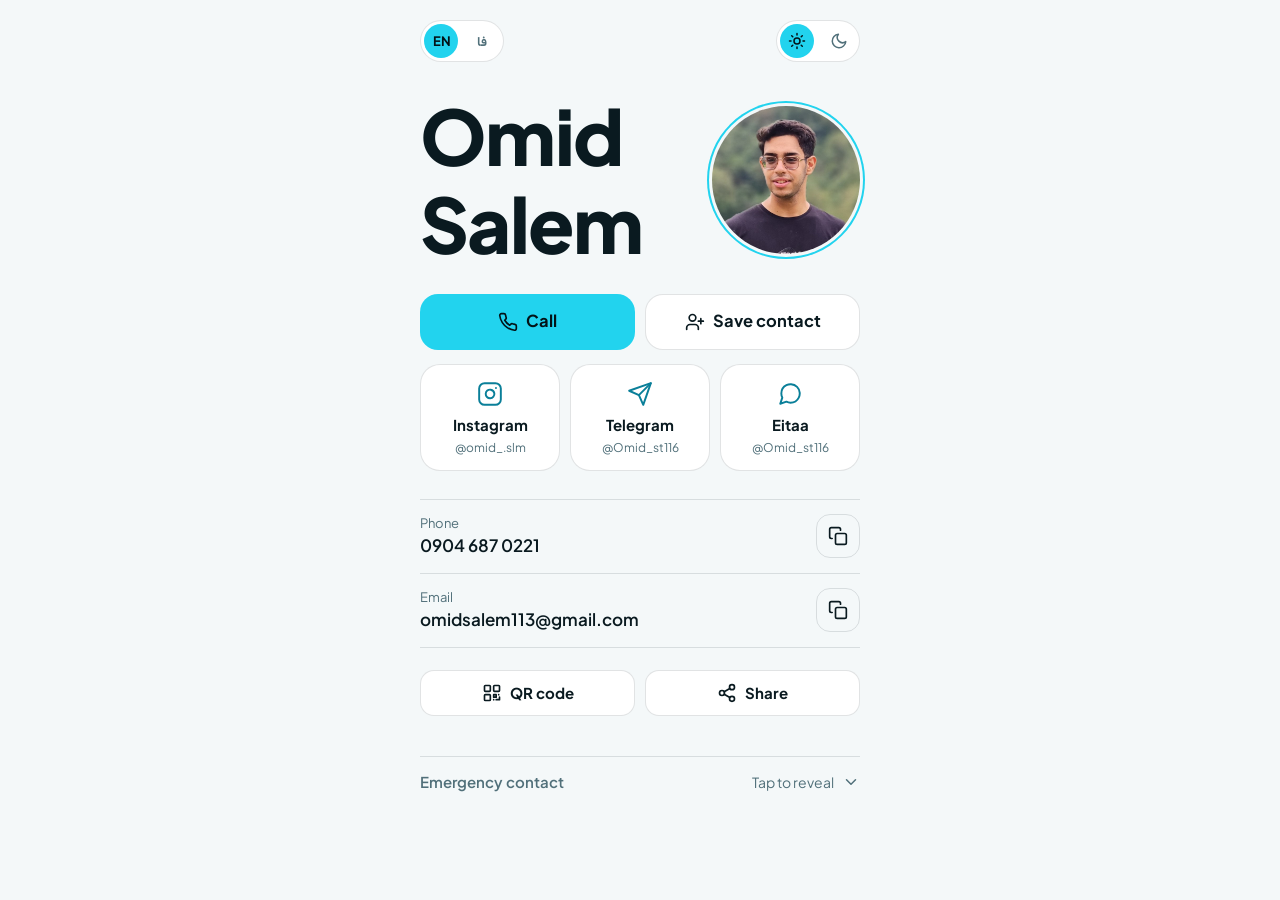
<file: index.html>
<!DOCTYPE html>
<html lang="en" dir="ltr" data-theme="dark">
<head>
  <meta charset="utf-8">
  <meta name="viewport" content="width=device-width, initial-scale=1, viewport-fit=cover">
  <title>Omid Salem</title>
  <meta name="description" content="Contact card · کارت تماس">
  <meta name="theme-color" content="#060B0D">
  <meta name="color-scheme" content="dark light">

  <!-- پیش‌نمایش لینک در تلگرام، ایتا و بقیه‌ی پیام‌رسان‌ها -->
  <meta property="og:type" content="website">
  <meta property="og:title" content="Omid Salem · امید سالم">
  <meta property="og:description" content="Contact card · کارت تماس">
  <meta property="og:image" content="https://salem113-bit.github.io/photo.jpg">
  <meta name="twitter:card" content="summary">

  <!-- آیکون برای «افزودن به صفحه‌ی اصلی» -->
  <link rel="icon" href="photo.jpg">
  <link rel="apple-touch-icon" href="photo.jpg">

  <!-- تم و زبان ذخیره‌شده‌ی بازدیدکننده را قبل از رندر اعمال می‌کنیم تا صفحه چشمک نزند -->
  <script>
    (function () {
      var root = document.documentElement;
      var theme = null, lang = null;
      try { theme = localStorage.getItem("theme"); lang = localStorage.getItem("lang"); } catch (e) {}
      if (theme !== "light" && theme !== "dark") {
        theme = window.matchMedia && matchMedia("(prefers-color-scheme: light)").matches ? "light" : "dark";
      }
      if (lang !== "fa" && lang !== "en") {
        lang = /^fa/i.test(navigator.language || "") ? "fa" : "en";
      }
      root.setAttribute("data-theme", theme);
      root.setAttribute("lang", lang);
      root.setAttribute("dir", lang === "fa" ? "rtl" : "ltr");
    })();
  </script>

  <style>
    /* فونت‌ها داخل همین فایل هستن و به Google Fonts وابسته نیستن.
       وزیرمتن برای حروف فارسی، پلاس جاکارتا برای حروف لاتین. */
    @font-face {
      font-family: "Vazirmatn";
      font-style: normal;
      font-weight: 100 900;
      font-display: swap;
      src: url([data-uri]) format("woff2");
      unicode-range: U+0600-06FF, U+200C-200E, U+2010-2011, U+FB50-FDFF, U+FE70-FEFC;
    }
    @font-face {
      font-family: "Jakarta";
      font-style: normal;
      font-weight: 200 800;
      font-display: swap;
      src: url([data-uri]) format("woff2");
      unicode-range: U+0000-00FF, U+0131, U+0152-0153, U+02BB-02BC, U+02C6, U+02DA, U+02DC, U+2013-2014, U+2018-201F, U+2022, U+2026, U+20AC, U+2122;
    }

    :root {
      --font: "Jakarta", "Vazirmatn", system-ui, -apple-system, "Segoe UI", Roboto, Tahoma, sans-serif;
      --ease: cubic-bezier(0.2, 0.8, 0.2, 1);
    }
    html[lang="fa"] {
      --font: "Vazirmatn", "Jakarta", system-ui, "Segoe UI", Tahoma, sans-serif;
    }

    /* زمینه‌ی تقریباً خنثی، فقط یک رنگ تأکید (همون آبی) */
    :root[data-theme="dark"] {
      color-scheme: dark;
      --bg: #060B0D;
      --surface: #0E1619;
      --line: rgba(242, 250, 252, 0.12);
      --ink: #F2FAFC;
      --muted: #93A9B0;
      --accent: #22E3F5;
      --accent-ink: #22E3F5;
      --on-accent: #031317;
      --backdrop: rgba(0, 0, 0, 0.62);
    }
    :root[data-theme="light"] {
      color-scheme: light;
      --bg: #F4F8F9;
      --surface: #FFFFFF;
      --line: rgba(10, 26, 32, 0.12);
      --ink: #0A1A20;
      --muted: #51707A;
      --accent: #22D3EE;
      --accent-ink: #0A7F99;
      --on-accent: #031317;
      --backdrop: rgba(10, 26, 32, 0.45);
    }

    * { box-sizing: border-box; }

    body {
      margin: 0;
      min-height: 100vh;
      min-height: 100dvh;
      background: var(--bg);
      color: var(--ink);
      font-family: var(--font);
      font-size: 16px;
      line-height: 1.5;
      -webkit-text-size-adjust: 100%;
      overflow-x: hidden;
    }

    ::selection { background: var(--accent); color: var(--on-accent); }

    .sr-only {
      position: absolute;
      width: 1px;
      height: 1px;
      overflow: hidden;
      clip: rect(0 0 0 0);
      white-space: nowrap;
    }

    .page {
      width: min(100%, 480px);
      margin: 0 auto;
      padding: 20px 20px calc(48px + env(safe-area-inset-bottom));
    }

    /* ورود: یک حرکت کوتاه و پشت‌سرهم */
    @keyframes rise {
      from { opacity: 0; transform: translateY(14px); }
      to   { opacity: 1; transform: none; }
    }
    @keyframes slideUp {
      from { transform: translateY(110%); }
      to   { transform: none; }
    }
    .rise {
      animation: rise 0.6s var(--ease) both;
      animation-delay: calc(var(--i, 0) * 70ms + 220ms);
    }

    /* سوییچ‌ها: زبان بالا چپ، تم بالا راست (در هر دو زبان چپ و راست فیزیکی) */
    .bar { position: relative; height: 42px; }

    .toggle {
      position: absolute;
      top: 0;
      width: 84px;
      height: 42px;
      padding: 0;
      border-radius: 999px;
      border: 1px solid var(--line);
      background: var(--surface);
      color: var(--muted);
      cursor: pointer;
    }
    .toggle.lang  { left: 0; }
    .toggle.theme { right: 0; }

    .toggle .knob {
      position: absolute;
      top: 3px;
      left: 3px;
      width: 34px;
      height: 34px;
      border-radius: 50%;
      background: var(--accent);
      transition: transform 0.25s var(--ease);
    }
    :root[data-theme="dark"] .toggle.theme .knob { transform: translateX(42px); }
    :root[lang="fa"] .toggle.lang .knob { transform: translateX(42px); }

    .toggle svg {
      position: absolute;
      top: 11px;
      width: 18px;
      height: 18px;
      fill: none;
      stroke: var(--muted);
      stroke-width: 2;
      stroke-linecap: round;
      stroke-linejoin: round;
    }
    .toggle .sun  { left: 11px; }
    .toggle .moon { right: 11px; }
    :root[data-theme="light"] .toggle .sun,
    :root[data-theme="dark"] .toggle .moon { stroke: var(--on-accent); }

    .toggle .lbl {
      position: absolute;
      top: 0;
      width: 42px;
      height: 100%;
      display: grid;
      place-items: center;
      font-size: 13px;
      font-weight: 700;
      line-height: 1;
      color: var(--muted);
    }
    .toggle .lbl.l { left: 0; font-family: "Jakarta", system-ui, sans-serif; }
    .toggle .lbl.r { right: 0; font-family: "Vazirmatn", Tahoma, sans-serif; }
    :root[lang="en"] .toggle .lbl.l,
    :root[lang="fa"] .toggle .lbl.r { color: var(--on-accent); }

    /* اسم و عکس */
    .hero {
      --fs: clamp(54px, 17vw, 76px);              /* اندازه‌ی فونت اسم؛ عکس از روی همین محاسبه می‌شود */
      container-type: inline-size;
      display: flex;
      align-items: center;
      justify-content: space-between;
      gap: 16px;
      margin: 32px 0 28px;
    }

    .name {
      min-width: 0;
      margin: 0;
      font-weight: 800;
      font-size: var(--fs);
      line-height: 1.1;
      letter-spacing: -0.02em;
    }
    html[lang="fa"] .name { font-weight: 700; line-height: 1.15; letter-spacing: 0; position: relative; top: -0.06em; }

    @media (max-width: 340px) { .hero { gap: 10px; } }   /* گوشی‌های خیلی باریک */

    .name .ln { display: block; overflow: hidden; padding-block: 0.06em; margin-block: -0.06em; }
    .name .ln > span {
      display: block;
      animation: slideUp 0.8s var(--ease) both;
      animation-delay: calc(var(--j, 0) * 90ms + 100ms);
    }

    .avatar {
      flex: none;
      width: calc(var(--fs) * var(--k, 1.95));   /* هم‌قد دو خط اسم */
      aspect-ratio: 1;
      border-radius: 50%;
      overflow: hidden;
      background: var(--surface);
      box-shadow: 0 0 0 3px var(--bg), 0 0 0 5px var(--accent);
      display: grid;
      place-items: center;
    }
    html[lang="fa"] .avatar { --k: 2.1; }

    /* فارسی: اسم باریک‌تر از انگلیسی است، پس اندازه را طوری می‌گیریم که
       عکس و اسم کل عرض را پر کنند (بدون جای خالی وسط و بدون کج‌شدن به راست) */
    html[lang="fa"] .hero { --fs: clamp(54px, calc((min(100vw, 480px) - 56px) / 4.25), 96px); }
    @supports (font-size: 1cqw) {
      html[lang="fa"] .hero { --fs: clamp(54px, calc((100cqw - 16px) / 4.25), 96px); }
    }
    .avatar img { width: 100%; height: 100%; object-fit: cover; display: block; }
    .avatar.noimg img { display: none; }
    .avatar.noimg::after {
      content: attr(data-initials);
      font-weight: 800;
      font-size: calc(var(--fs) * 0.6);
      color: var(--accent-ink);
    }

    /* دکمه‌ها */
    .btn {
      display: inline-flex;
      align-items: center;
      justify-content: center;
      gap: 8px;
      height: 56px;
      padding: 0 16px;
      border-radius: 18px;
      border: 1px solid var(--line);
      background: var(--surface);
      color: var(--ink);
      font: inherit;
      font-size: 16.5px;
      font-weight: 700;
      text-decoration: none;
      cursor: pointer;
      transition: transform 0.15s var(--ease), border-color 0.2s, filter 0.2s;
    }
    .btn:hover { border-color: var(--accent-ink); }
    .btn:active { transform: scale(0.98); }
    .btn.primary { background: var(--accent); border-color: transparent; color: var(--on-accent); }
    .btn.primary:hover { filter: brightness(1.06); }
    .btn.sm { height: 46px; border-radius: 14px; font-size: 15px; }
    .btn svg {
      flex: none;
      width: 20px;
      height: 20px;
      fill: none;
      stroke: currentColor;
      stroke-width: 2;
      stroke-linecap: round;
      stroke-linejoin: round;
    }

    .actions { display: grid; grid-template-columns: 1fr 1fr; gap: 10px; }

    /* شبکه‌های اجتماعی */
    .socials {
      display: grid;
      grid-template-columns: repeat(3, 1fr);
      gap: 10px;
      margin-top: 14px;
    }
    .tile {
      display: flex;
      flex-direction: column;
      align-items: center;
      gap: 6px;
      min-width: 0;
      padding: 16px 8px 14px;
      border-radius: 20px;
      border: 1px solid var(--line);
      background: var(--surface);
      color: var(--ink);
      text-align: center;
      text-decoration: none;
      transition: transform 0.15s var(--ease), border-color 0.2s;
    }
    .tile:hover { border-color: var(--accent-ink); }
    .tile:active { transform: scale(0.98); }
    .tile svg {
      width: 26px;
      height: 26px;
      margin-bottom: 2px;
      fill: none;
      stroke: var(--accent-ink);
      stroke-width: 1.8;
      stroke-linecap: round;
      stroke-linejoin: round;
    }
    .t-name { font-size: 15px; font-weight: 700; line-height: 1.3; }
    .t-handle {
      max-width: 100%;
      direction: ltr;
      unicode-bidi: isolate;
      font-size: 12px;
      line-height: 1.3;
      color: var(--muted);
      overflow-wrap: anywhere;
    }

    /* شماره و ایمیل: خط ساده با دکمه‌ی کپی */
    .details { margin-top: 28px; border-top: 1px solid var(--line); }
    .row {
      display: flex;
      align-items: center;
      justify-content: space-between;
      gap: 12px;
      padding: 14px 0;
      border-bottom: 1px solid var(--line);
    }
    .rtext { min-width: 0; }
    .rlabel { display: block; font-size: 13px; color: var(--muted); }
    .val {
      display: inline-block;
      font-size: 17px;
      font-weight: 600;
      color: var(--ink);
      text-decoration: none;
      overflow-wrap: anywhere;
    }
    a.val:hover { color: var(--accent-ink); }

    .icon-btn {
      flex: none;
      display: grid;
      place-items: center;
      width: 44px;
      height: 44px;
      padding: 0;
      border-radius: 14px;
      border: 1px solid var(--line);
      background: transparent;
      color: var(--ink);
      cursor: pointer;
      transition: border-color 0.2s;
    }
    .icon-btn:hover { border-color: var(--accent-ink); }
    .icon-btn svg {
      width: 20px;
      height: 20px;
      fill: none;
      stroke: currentColor;
      stroke-width: 2;
      stroke-linecap: round;
      stroke-linejoin: round;
    }
    .icon-btn.done { color: var(--accent-ink); border-color: var(--accent-ink); }
    .icon-btn.done .i-copy { display: none; }
    .icon-btn:not(.done) .i-check { display: none; }

    /* ابزارها */
    .tools { display: grid; grid-template-columns: 1fr 1fr; gap: 10px; margin-top: 22px; }

    /* تماس اضطراری: بخش آرام و جدا در پایین */
    .emergency { margin-top: 40px; border-top: 1px solid var(--line); }
    .disclosure {
      display: flex;
      align-items: center;
      justify-content: space-between;
      gap: 12px;
      width: 100%;
      padding: 14px 0;
      border: 0;
      background: none;
      color: var(--muted);
      font: inherit;
      font-size: 15px;
      text-align: start;
      cursor: pointer;
    }
    .em-title { font-weight: 600; }
    .em-side { display: inline-flex; align-items: center; gap: 8px; font-size: 14px; }
    .disclosure .chev {
      width: 18px;
      height: 18px;
      fill: none;
      stroke: currentColor;
      stroke-width: 2;
      stroke-linecap: round;
      stroke-linejoin: round;
      transition: transform 0.25s var(--ease);
    }
    .emergency.open .chev { transform: rotate(180deg); }

    .em-panel {
      display: grid;
      grid-template-rows: 0fr;
      transition: grid-template-rows 0.25s var(--ease);
    }
    .emergency.open .em-panel { grid-template-rows: 1fr; }
    .em-inner {
      min-height: 0;
      overflow: hidden;
      visibility: hidden;
      transition: visibility 0s linear 0.25s;
    }
    .emergency.open .em-inner { visibility: visible; transition-delay: 0s; }
    .em-content { padding: 2px 0 18px; }
    .em-who { margin: 0; font-size: 16px; font-weight: 600; }
    .em-num { margin: 2px 0 14px; font-size: 24px; font-weight: 800; letter-spacing: 0.02em; }
    .em-actions { display: grid; grid-template-columns: 1fr 1fr; gap: 10px; }

    /* پنجره‌ی QR */
    dialog {
      width: min(88vw, 340px);
      padding: 0;
      border: 1px solid var(--line);
      border-radius: 24px;
      background: var(--surface);
      color: var(--ink);
    }
    dialog::backdrop { background: var(--backdrop); }
    .dlg-body { padding: 22px; text-align: center; }
    .dlg-body h2 { margin: 0 0 16px; font-size: 17px; font-weight: 700; line-height: 1.5; }
    .qr { border-radius: 16px; overflow: hidden; background: #FFFFFF; margin-bottom: 18px; }
    .qr svg { display: block; width: 100%; height: auto; }
    .dlg-body .btn { width: 100%; }

    .toast {
      position: fixed;
      left: 50%;
      bottom: calc(24px + env(safe-area-inset-bottom));
      transform: translateX(-50%);
      padding: 10px 18px;
      border-radius: 999px;
      background: var(--ink);
      color: var(--bg);
      font-size: 15px;
      font-weight: 600;
      opacity: 0;
      pointer-events: none;
      transition: opacity 0.2s;
    }
    .toast.show { opacity: 1; }

    a:focus-visible,
    button:focus-visible {
      outline: 2px solid var(--accent-ink);
      outline-offset: 3px;
    }

    @media (prefers-reduced-motion: reduce) {
      *, *::before, *::after { animation: none !important; transition: none !important; }
    }
  </style>
</head>
<body>
  <div class="page">
    <div class="bar">
      <button class="toggle lang" id="langBtn" type="button">
        <span class="knob"></span>
        <span class="lbl l" aria-hidden="true">EN</span>
        <span class="lbl r" lang="fa" aria-hidden="true">فا</span>
      </button>

      <button class="toggle theme" id="themeBtn" type="button">
        <span class="knob"></span>
        <svg class="sun" viewBox="0 0 24 24" aria-hidden="true">
          <circle cx="12" cy="12" r="4"></circle>
          <path d="M12 2v2M12 20v2M4.93 4.93l1.41 1.41M17.66 17.66l1.41 1.41M2 12h2M20 12h2M4.93 19.07l1.41-1.41M17.66 6.34l1.41-1.41"></path>
        </svg>
        <svg class="moon" viewBox="0 0 24 24" aria-hidden="true">
          <path d="M21 12.8A9 9 0 1 1 11.2 3a7 7 0 0 0 9.8 9.8z"></path>
        </svg>
      </button>
    </div>

    <main>
      <section class="hero">
        <h1 class="name">
          <span class="ln"><span id="n1" style="--j:0"></span></span>
          <span class="ln"><span id="n2" style="--j:1"></span></span>
        </h1>
        <div class="avatar rise" id="avatar" style="--i:2"><img id="photo" alt=""></div>
      </section>

      <section class="actions rise" style="--i:3">
        <a class="btn primary" id="callBtn" href="#">
          <svg viewBox="0 0 24 24" aria-hidden="true"><path d="M22 16.9v3a2 2 0 0 1-2.2 2 19.8 19.8 0 0 1-8.6-3.1 19.5 19.5 0 0 1-6-6A19.8 19.8 0 0 1 2.1 4.2 2 2 0 0 1 4.1 2h3a2 2 0 0 1 2 1.7c.1 1 .4 1.9.7 2.8a2 2 0 0 1-.5 2.1L8.1 9.9a16 16 0 0 0 6 6l1.3-1.3a2 2 0 0 1 2.1-.4c.9.3 1.8.6 2.8.7a2 2 0 0 1 1.7 2z"></path></svg>
          <span data-t="call"></span>
        </a>
        <button class="btn" id="saveBtn" type="button">
          <svg viewBox="0 0 24 24" aria-hidden="true"><path d="M16 21v-2a4 4 0 0 0-4-4H6a4 4 0 0 0-4 4v2"></path><circle cx="9" cy="7" r="4"></circle><path d="M19 8v6M22 11h-6"></path></svg>
          <span data-t="save"></span>
        </button>
      </section>

      <section class="socials rise" style="--i:4">
        <a class="tile" id="igLink" target="_blank" rel="noopener noreferrer">
          <svg viewBox="0 0 24 24" aria-hidden="true"><rect x="2" y="2" width="20" height="20" rx="5" ry="5"></rect><path d="M16 11.37A4 4 0 1 1 12.63 8 4 4 0 0 1 16 11.37z"></path><line x1="17.5" y1="6.5" x2="17.51" y2="6.5"></line></svg>
          <span class="t-name" data-t="instagram"></span>
          <span class="t-handle" id="igHandle"></span>
        </a>
        <a class="tile" id="tgLink" target="_blank" rel="noopener noreferrer">
          <svg viewBox="0 0 24 24" aria-hidden="true"><line x1="22" y1="2" x2="11" y2="13"></line><polygon points="22 2 15 22 11 13 2 9 22 2"></polygon></svg>
          <span class="t-name" data-t="telegram"></span>
          <span class="t-handle" id="tgHandle"></span>
        </a>
        <a class="tile" id="etLink" target="_blank" rel="noopener noreferrer">
          <svg viewBox="0 0 24 24" aria-hidden="true"><path d="M21 11.5a8.4 8.4 0 0 1-.9 3.8 8.5 8.5 0 0 1-7.6 4.7 8.4 8.4 0 0 1-3.8-.9L3 21l1.9-5.7a8.4 8.4 0 0 1-.9-3.8 8.5 8.5 0 0 1 4.7-7.6 8.4 8.4 0 0 1 3.8-.9h.5a8.5 8.5 0 0 1 8 8v.5z"></path></svg>
          <span class="t-name" data-t="eitaa"></span>
          <span class="t-handle" id="etHandle"></span>
        </a>
      </section>

      <section class="details rise" style="--i:5">
        <div class="row">
          <div class="rtext">
            <span class="rlabel" data-t="phone"></span>
            <bdi class="val" id="phoneVal" dir="ltr"></bdi>
          </div>
          <button class="icon-btn" type="button" data-copy="phone" data-aria="copyPhone">
            <svg class="i-copy" viewBox="0 0 24 24" aria-hidden="true"><rect x="9" y="9" width="13" height="13" rx="2"></rect><path d="M5 15H4a2 2 0 0 1-2-2V4a2 2 0 0 1 2-2h9a2 2 0 0 1 2 2v1"></path></svg>
            <svg class="i-check" viewBox="0 0 24 24" aria-hidden="true"><path d="M20 6L9 17l-5-5"></path></svg>
          </button>
        </div>
        <div class="row">
          <div class="rtext">
            <span class="rlabel" data-t="email"></span>
            <a class="val" id="emailVal" dir="ltr"></a>
          </div>
          <button class="icon-btn" type="button" data-copy="email" data-aria="copyEmail">
            <svg class="i-copy" viewBox="0 0 24 24" aria-hidden="true"><rect x="9" y="9" width="13" height="13" rx="2"></rect><path d="M5 15H4a2 2 0 0 1-2-2V4a2 2 0 0 1 2-2h9a2 2 0 0 1 2 2v1"></path></svg>
            <svg class="i-check" viewBox="0 0 24 24" aria-hidden="true"><path d="M20 6L9 17l-5-5"></path></svg>
          </button>
        </div>
      </section>

      <section class="tools rise" style="--i:6">
        <button class="btn sm" id="qrBtn" type="button">
          <svg viewBox="0 0 24 24" aria-hidden="true"><rect x="3" y="3" width="7" height="7" rx="1"></rect><rect x="14" y="3" width="7" height="7" rx="1"></rect><rect x="3" y="14" width="7" height="7" rx="1"></rect><path d="M14 14h3v3h-3zM20 14v.01M14 20h.01M17 20h4v-3"></path></svg>
          <span data-t="qr"></span>
        </button>
        <button class="btn sm" id="shareBtn" type="button">
          <svg viewBox="0 0 24 24" aria-hidden="true"><circle cx="18" cy="5" r="3"></circle><circle cx="6" cy="12" r="3"></circle><circle cx="18" cy="19" r="3"></circle><line x1="8.59" y1="13.51" x2="15.42" y2="17.49"></line><line x1="15.41" y1="6.51" x2="8.59" y2="10.49"></line></svg>
          <span data-t="share"></span>
        </button>
      </section>

      <section class="emergency rise" id="emergency" style="--i:7">
        <button class="disclosure" id="emToggle" type="button" aria-expanded="false" aria-controls="emBody">
          <span class="em-title" data-t="emergency"></span>
          <span class="em-side">
            <span id="emHint"></span>
            <svg class="chev" viewBox="0 0 24 24" aria-hidden="true"><path d="M6 9l6 6 6-6"></path></svg>
          </span>
        </button>
        <div class="em-panel" id="emBody">
          <div class="em-inner">
            <div class="em-content">
              <p class="em-who" id="emWho"></p>
              <p class="em-num"><bdi id="emNum" dir="ltr"></bdi></p>
              <div class="em-actions">
                <a class="btn sm primary" id="emCall" href="#"><span data-t="call"></span></a>
                <button class="btn sm" id="emCopy" type="button"><span id="emCopyLbl"></span></button>
              </div>
            </div>
          </div>
        </div>
      </section>
    </main>
  </div>

  <dialog id="qrDlg" aria-labelledby="qrTitle">
    <div class="dlg-body">
      <h2 id="qrTitle" data-t="qrTitle"></h2>
      <div class="qr" id="qrBox"></div>
      <button class="btn sm" id="qrClose" type="button" data-t="close"></button>
    </div>
  </dialog>

  <div class="toast" id="toast" aria-hidden="true"></div>
  <div class="sr-only" id="status" role="status" aria-live="polite"></div>

  <!-- تولید QR: qrcode-generator (Kazuhiko Arase)، مجوز MIT -->
  <script>/*! qrcode-generator (c) 2009 Kazuhiko Arase, MIT license */
var qrcode=function(){var t=function(t,r){var e=t,n=g[r],o=null,i=0,a=null,u=[],f={},c=function(t,r){o=function(t){for(var r=new Array(t),e=0;e<t;e+=1){r[e]=new Array(t);for(var n=0;n<t;n+=1)r[e][n]=null}return r}(i=4*e+17),l(0,0),l(i-7,0),l(0,i-7),s(),h(),d(t,r),e>=7&&v(t),null==a&&(a=p(e,n,u)),w(a,r)},l=function(t,r){for(var e=-1;e<=7;e+=1)if(!(t+e<=-1||i<=t+e))for(var n=-1;n<=7;n+=1)r+n<=-1||i<=r+n||(o[t+e][r+n]=0<=e&&e<=6&&(0==n||6==n)||0<=n&&n<=6&&(0==e||6==e)||2<=e&&e<=4&&2<=n&&n<=4)},h=function(){for(var t=8;t<i-8;t+=1)null==o[t][6]&&(o[t][6]=t%2==0);for(var r=8;r<i-8;r+=1)null==o[6][r]&&(o[6][r]=r%2==0)},s=function(){for(var t=B.getPatternPosition(e),r=0;r<t.length;r+=1)for(var n=0;n<t.length;n+=1){var i=t[r],a=t[n];if(null==o[i][a])for(var u=-2;u<=2;u+=1)for(var f=-2;f<=2;f+=1)o[i+u][a+f]=-2==u||2==u||-2==f||2==f||0==u&&0==f}},v=function(t){for(var r=B.getBCHTypeNumber(e),n=0;n<18;n+=1){var a=!t&&1==(r>>n&1);o[Math.floor(n/3)][n%3+i-8-3]=a}for(n=0;n<18;n+=1){a=!t&&1==(r>>n&1);o[n%3+i-8-3][Math.floor(n/3)]=a}},d=function(t,r){for(var e=n<<3|r,a=B.getBCHTypeInfo(e),u=0;u<15;u+=1){var f=!t&&1==(a>>u&1);u<6?o[u][8]=f:u<8?o[u+1][8]=f:o[i-15+u][8]=f}for(u=0;u<15;u+=1){f=!t&&1==(a>>u&1);u<8?o[8][i-u-1]=f:u<9?o[8][15-u-1+1]=f:o[8][15-u-1]=f}o[i-8][8]=!t},w=function(t,r){for(var e=-1,n=i-1,a=7,u=0,f=B.getMaskFunction(r),c=i-1;c>0;c-=2)for(6==c&&(c-=1);;){for(var g=0;g<2;g+=1)if(null==o[n][c-g]){var l=!1;u<t.length&&(l=1==(t[u]>>>a&1)),f(n,c-g)&&(l=!l),o[n][c-g]=l,-1==(a-=1)&&(u+=1,a=7)}if((n+=e)<0||i<=n){n-=e,e=-e;break}}},p=function(t,r,e){for(var n=A.getRSBlocks(t,r),o=b(),i=0;i<e.length;i+=1){var a=e[i];o.put(a.getMode(),4),o.put(a.getLength(),B.getLengthInBits(a.getMode(),t)),a.write(o)}var u=0;for(i=0;i<n.length;i+=1)u+=n[i].dataCount;if(o.getLengthInBits()>8*u)throw"code length overflow. ("+o.getLengthInBits()+">"+8*u+")";for(o.getLengthInBits()+4<=8*u&&o.put(0,4);o.getLengthInBits()%8!=0;)o.putBit(!1);for(;!(o.getLengthInBits()>=8*u||(o.put(236,8),o.getLengthInBits()>=8*u));)o.put(17,8);return function(t,r){for(var e=0,n=0,o=0,i=new Array(r.length),a=new Array(r.length),u=0;u<r.length;u+=1){var f=r[u].dataCount,c=r[u].totalCount-f;n=Math.max(n,f),o=Math.max(o,c),i[u]=new Array(f);for(var g=0;g<i[u].length;g+=1)i[u][g]=255&t.getBuffer()[g+e];e+=f;var l=B.getErrorCorrectPolynomial(c),h=k(i[u],l.getLength()-1).mod(l);for(a[u]=new Array(l.getLength()-1),g=0;g<a[u].length;g+=1){var s=g+h.getLength()-a[u].length;a[u][g]=s>=0?h.getAt(s):0}}var v=0;for(g=0;g<r.length;g+=1)v+=r[g].totalCount;var d=new Array(v),w=0;for(g=0;g<n;g+=1)for(u=0;u<r.length;u+=1)g<i[u].length&&(d[w]=i[u][g],w+=1);for(g=0;g<o;g+=1)for(u=0;u<r.length;u+=1)g<a[u].length&&(d[w]=a[u][g],w+=1);return d}(o,n)};f.addData=function(t,r){var e=null;switch(r=r||"Byte"){case"Numeric":e=M(t);break;case"Alphanumeric":e=x(t);break;case"Byte":e=m(t);break;case"Kanji":e=L(t);break;default:throw"mode:"+r}u.push(e),a=null},f.isDark=function(t,r){if(t<0||i<=t||r<0||i<=r)throw t+","+r;return o[t][r]},f.getModuleCount=function(){return i},f.make=function(){if(e<1){for(var t=1;t<40;t++){for(var r=A.getRSBlocks(t,n),o=b(),i=0;i<u.length;i++){var a=u[i];o.put(a.getMode(),4),o.put(a.getLength(),B.getLengthInBits(a.getMode(),t)),a.write(o)}var g=0;for(i=0;i<r.length;i++)g+=r[i].dataCount;if(o.getLengthInBits()<=8*g)break}e=t}c(!1,function(){for(var t=0,r=0,e=0;e<8;e+=1){c(!0,e);var n=B.getLostPoint(f);(0==e||t>n)&&(t=n,r=e)}return r}())},f.createTableTag=function(t,r){t=t||2;var e="";e+='<table style="',e+=" border-width: 0px; border-style: none;",e+=" border-collapse: collapse;",e+=" padding: 0px; margin: "+(r=void 0===r?4*t:r)+"px;",e+='">',e+="<tbody>";for(var n=0;n<f.getModuleCount();n+=1){e+="<tr>";for(var o=0;o<f.getModuleCount();o+=1)e+='<td style="',e+=" border-width: 0px; border-style: none;",e+=" border-collapse: collapse;",e+=" padding: 0px; margin: 0px;",e+=" width: "+t+"px;",e+=" height: "+t+"px;",e+=" background-color: ",e+=f.isDark(n,o)?"#000000":"#ffffff",e+=";",e+='"/>';e+="</tr>"}return e+="</tbody>",e+="</table>"},f.createSvgTag=function(t,r,e,n){var o={};"object"==typeof arguments[0]&&(t=(o=arguments[0]).cellSize,r=o.margin,e=o.alt,n=o.title),t=t||2,r=void 0===r?4*t:r,(e="string"==typeof e?{text:e}:e||{}).text=e.text||null,e.id=e.text?e.id||"qrcode-description":null,(n="string"==typeof n?{text:n}:n||{}).text=n.text||null,n.id=n.text?n.id||"qrcode-title":null;var i,a,u,c,g=f.getModuleCount()*t+2*r,l="";for(c="l"+t+",0 0,"+t+" -"+t+",0 0,-"+t+"z ",l+='<svg version="1.1" xmlns="http://www.w3.org/2000/svg"',l+=o.scalable?"":' width="'+g+'px" height="'+g+'px"',l+=' viewBox="0 0 '+g+" "+g+'" ',l+=' preserveAspectRatio="xMinYMin meet"',l+=n.text||e.text?' role="img" aria-labelledby="'+y([n.id,e.id].join(" ").trim())+'"':"",l+=">",l+=n.text?'<title id="'+y(n.id)+'">'+y(n.text)+"</title>":"",l+=e.text?'<description id="'+y(e.id)+'">'+y(e.text)+"</description>":"",l+='<rect width="100%" height="100%" fill="white" cx="0" cy="0"/>',l+='<path d="',a=0;a<f.getModuleCount();a+=1)for(u=a*t+r,i=0;i<f.getModuleCount();i+=1)f.isDark(a,i)&&(l+="M"+(i*t+r)+","+u+c);return l+='" stroke="transparent" fill="black"/>',l+="</svg>"},f.createDataURL=function(t,r){t=t||2,r=void 0===r?4*t:r;var e=f.getModuleCount()*t+2*r,n=r,o=e-r;return I(e,e,function(r,e){if(n<=r&&r<o&&n<=e&&e<o){var i=Math.floor((r-n)/t),a=Math.floor((e-n)/t);return f.isDark(a,i)?0:1}return 1})},f.createImgTag=function(t,r,e){t=t||2,r=void 0===r?4*t:r;var n=f.getModuleCount()*t+2*r,o="";return o+="<img",o+=' src="',o+=f.createDataURL(t,r),o+='"',o+=' width="',o+=n,o+='"',o+=' height="',o+=n,o+='"',e&&(o+=' alt="',o+=y(e),o+='"'),o+="/>"};var y=function(t){for(var r="",e=0;e<t.length;e+=1){var n=t.charAt(e);switch(n){case"<":r+="&lt;";break;case">":r+="&gt;";break;case"&":r+="&amp;";break;case'"':r+="&quot;";break;default:r+=n}}return r};return f.createASCII=function(t,r){if((t=t||1)<2)return function(t){t=void 0===t?2:t;var r,e,n,o,i,a=1*f.getModuleCount()+2*t,u=t,c=a-t,g={"██":"█","█ ":"▀"," █":"▄","  ":" "},l={"██":"▀","█ ":"▀"," █":" ","  ":" "},h="";for(r=0;r<a;r+=2){for(n=Math.floor((r-u)/1),o=Math.floor((r+1-u)/1),e=0;e<a;e+=1)i="█",u<=e&&e<c&&u<=r&&r<c&&f.isDark(n,Math.floor((e-u)/1))&&(i=" "),u<=e&&e<c&&u<=r+1&&r+1<c&&f.isDark(o,Math.floor((e-u)/1))?i+=" ":i+="█",h+=t<1&&r+1>=c?l[i]:g[i];h+="\n"}return a%2&&t>0?h.substring(0,h.length-a-1)+Array(a+1).join("▀"):h.substring(0,h.length-1)}(r);t-=1,r=void 0===r?2*t:r;var e,n,o,i,a=f.getModuleCount()*t+2*r,u=r,c=a-r,g=Array(t+1).join("██"),l=Array(t+1).join("  "),h="",s="";for(e=0;e<a;e+=1){for(o=Math.floor((e-u)/t),s="",n=0;n<a;n+=1)i=1,u<=n&&n<c&&u<=e&&e<c&&f.isDark(o,Math.floor((n-u)/t))&&(i=0),s+=i?g:l;for(o=0;o<t;o+=1)h+=s+"\n"}return h.substring(0,h.length-1)},f.renderTo2dContext=function(t,r){r=r||2;for(var e=f.getModuleCount(),n=0;n<e;n++)for(var o=0;o<e;o++)t.fillStyle=f.isDark(n,o)?"black":"white",t.fillRect(o*r,n*r,r,r)},f};t.stringToBytes=(t.stringToBytesFuncs={default:function(t){for(var r=[],e=0;e<t.length;e+=1){var n=t.charCodeAt(e);r.push(255&n)}return r}}).default,t.createStringToBytes=function(t,r){var e=function(){for(var e=S(t),n=function(){var t=e.read();if(-1==t)throw"eof";return t},o=0,i={};;){var a=e.read();if(-1==a)break;var u=n(),f=n()<<8|n();i[String.fromCharCode(a<<8|u)]=f,o+=1}if(o!=r)throw o+" != "+r;return i}(),n="?".charCodeAt(0);return function(t){for(var r=[],o=0;o<t.length;o+=1){var i=t.charCodeAt(o);if(i<128)r.push(i);else{var a=e[t.charAt(o)];"number"==typeof a?(255&a)==a?r.push(a):(r.push(a>>>8),r.push(255&a)):r.push(n)}}return r}};var r,e,n,o,i,a=1,u=2,f=4,c=8,g={L:1,M:0,Q:3,H:2},l=0,h=1,s=2,v=3,d=4,w=5,p=6,y=7,B=(r=[[],[6,18],[6,22],[6,26],[6,30],[6,34],[6,22,38],[6,24,42],[6,26,46],[6,28,50],[6,30,54],[6,32,58],[6,34,62],[6,26,46,66],[6,26,48,70],[6,26,50,74],[6,30,54,78],[6,30,56,82],[6,30,58,86],[6,34,62,90],[6,28,50,72,94],[6,26,50,74,98],[6,30,54,78,102],[6,28,54,80,106],[6,32,58,84,110],[6,30,58,86,114],[6,34,62,90,118],[6,26,50,74,98,122],[6,30,54,78,102,126],[6,26,52,78,104,130],[6,30,56,82,108,134],[6,34,60,86,112,138],[6,30,58,86,114,142],[6,34,62,90,118,146],[6,30,54,78,102,126,150],[6,24,50,76,102,128,154],[6,28,54,80,106,132,158],[6,32,58,84,110,136,162],[6,26,54,82,110,138,166],[6,30,58,86,114,142,170]],e=1335,n=7973,i=function(t){for(var r=0;0!=t;)r+=1,t>>>=1;return r},(o={}).getBCHTypeInfo=function(t){for(var r=t<<10;i(r)-i(e)>=0;)r^=e<<i(r)-i(e);return 21522^(t<<10|r)},o.getBCHTypeNumber=function(t){for(var r=t<<12;i(r)-i(n)>=0;)r^=n<<i(r)-i(n);return t<<12|r},o.getPatternPosition=function(t){return r[t-1]},o.getMaskFunction=function(t){switch(t){case l:return function(t,r){return(t+r)%2==0};case h:return function(t,r){return t%2==0};case s:return function(t,r){return r%3==0};case v:return function(t,r){return(t+r)%3==0};case d:return function(t,r){return(Math.floor(t/2)+Math.floor(r/3))%2==0};case w:return function(t,r){return t*r%2+t*r%3==0};case p:return function(t,r){return(t*r%2+t*r%3)%2==0};case y:return function(t,r){return(t*r%3+(t+r)%2)%2==0};default:throw"bad maskPattern:"+t}},o.getErrorCorrectPolynomial=function(t){for(var r=k([1],0),e=0;e<t;e+=1)r=r.multiply(k([1,C.gexp(e)],0));return r},o.getLengthInBits=function(t,r){if(1<=r&&r<10)switch(t){case a:return 10;case u:return 9;case f:case c:return 8;default:throw"mode:"+t}else if(r<27)switch(t){case a:return 12;case u:return 11;case f:return 16;case c:return 10;default:throw"mode:"+t}else{if(!(r<41))throw"type:"+r;switch(t){case a:return 14;case u:return 13;case f:return 16;case c:return 12;default:throw"mode:"+t}}},o.getLostPoint=function(t){for(var r=t.getModuleCount(),e=0,n=0;n<r;n+=1)for(var o=0;o<r;o+=1){for(var i=0,a=t.isDark(n,o),u=-1;u<=1;u+=1)if(!(n+u<0||r<=n+u))for(var f=-1;f<=1;f+=1)o+f<0||r<=o+f||0==u&&0==f||a==t.isDark(n+u,o+f)&&(i+=1);i>5&&(e+=3+i-5)}for(n=0;n<r-1;n+=1)for(o=0;o<r-1;o+=1){var c=0;t.isDark(n,o)&&(c+=1),t.isDark(n+1,o)&&(c+=1),t.isDark(n,o+1)&&(c+=1),t.isDark(n+1,o+1)&&(c+=1),0!=c&&4!=c||(e+=3)}for(n=0;n<r;n+=1)for(o=0;o<r-6;o+=1)t.isDark(n,o)&&!t.isDark(n,o+1)&&t.isDark(n,o+2)&&t.isDark(n,o+3)&&t.isDark(n,o+4)&&!t.isDark(n,o+5)&&t.isDark(n,o+6)&&(e+=40);for(o=0;o<r;o+=1)for(n=0;n<r-6;n+=1)t.isDark(n,o)&&!t.isDark(n+1,o)&&t.isDark(n+2,o)&&t.isDark(n+3,o)&&t.isDark(n+4,o)&&!t.isDark(n+5,o)&&t.isDark(n+6,o)&&(e+=40);var g=0;for(o=0;o<r;o+=1)for(n=0;n<r;n+=1)t.isDark(n,o)&&(g+=1);return e+=Math.abs(100*g/r/r-50)/5*10},o),C=function(){for(var t=new Array(256),r=new Array(256),e=0;e<8;e+=1)t[e]=1<<e;for(e=8;e<256;e+=1)t[e]=t[e-4]^t[e-5]^t[e-6]^t[e-8];for(e=0;e<255;e+=1)r[t[e]]=e;var n={glog:function(t){if(t<1)throw"glog("+t+")";return r[t]},gexp:function(r){for(;r<0;)r+=255;for(;r>=256;)r-=255;return t[r]}};return n}();function k(t,r){if(void 0===t.length)throw t.length+"/"+r;var e=function(){for(var e=0;e<t.length&&0==t[e];)e+=1;for(var n=new Array(t.length-e+r),o=0;o<t.length-e;o+=1)n[o]=t[o+e];return n}(),n={getAt:function(t){return e[t]},getLength:function(){return e.length},multiply:function(t){for(var r=new Array(n.getLength()+t.getLength()-1),e=0;e<n.getLength();e+=1)for(var o=0;o<t.getLength();o+=1)r[e+o]^=C.gexp(C.glog(n.getAt(e))+C.glog(t.getAt(o)));return k(r,0)},mod:function(t){if(n.getLength()-t.getLength()<0)return n;for(var r=C.glog(n.getAt(0))-C.glog(t.getAt(0)),e=new Array(n.getLength()),o=0;o<n.getLength();o+=1)e[o]=n.getAt(o);for(o=0;o<t.getLength();o+=1)e[o]^=C.gexp(C.glog(t.getAt(o))+r);return k(e,0).mod(t)}};return n}var A=function(){var t=[[1,26,19],[1,26,16],[1,26,13],[1,26,9],[1,44,34],[1,44,28],[1,44,22],[1,44,16],[1,70,55],[1,70,44],[2,35,17],[2,35,13],[1,100,80],[2,50,32],[2,50,24],[4,25,9],[1,134,108],[2,67,43],[2,33,15,2,34,16],[2,33,11,2,34,12],[2,86,68],[4,43,27],[4,43,19],[4,43,15],[2,98,78],[4,49,31],[2,32,14,4,33,15],[4,39,13,1,40,14],[2,121,97],[2,60,38,2,61,39],[4,40,18,2,41,19],[4,40,14,2,41,15],[2,146,116],[3,58,36,2,59,37],[4,36,16,4,37,17],[4,36,12,4,37,13],[2,86,68,2,87,69],[4,69,43,1,70,44],[6,43,19,2,44,20],[6,43,15,2,44,16],[4,101,81],[1,80,50,4,81,51],[4,50,22,4,51,23],[3,36,12,8,37,13],[2,116,92,2,117,93],[6,58,36,2,59,37],[4,46,20,6,47,21],[7,42,14,4,43,15],[4,133,107],[8,59,37,1,60,38],[8,44,20,4,45,21],[12,33,11,4,34,12],[3,145,115,1,146,116],[4,64,40,5,65,41],[11,36,16,5,37,17],[11,36,12,5,37,13],[5,109,87,1,110,88],[5,65,41,5,66,42],[5,54,24,7,55,25],[11,36,12,7,37,13],[5,122,98,1,123,99],[7,73,45,3,74,46],[15,43,19,2,44,20],[3,45,15,13,46,16],[1,135,107,5,136,108],[10,74,46,1,75,47],[1,50,22,15,51,23],[2,42,14,17,43,15],[5,150,120,1,151,121],[9,69,43,4,70,44],[17,50,22,1,51,23],[2,42,14,19,43,15],[3,141,113,4,142,114],[3,70,44,11,71,45],[17,47,21,4,48,22],[9,39,13,16,40,14],[3,135,107,5,136,108],[3,67,41,13,68,42],[15,54,24,5,55,25],[15,43,15,10,44,16],[4,144,116,4,145,117],[17,68,42],[17,50,22,6,51,23],[19,46,16,6,47,17],[2,139,111,7,140,112],[17,74,46],[7,54,24,16,55,25],[34,37,13],[4,151,121,5,152,122],[4,75,47,14,76,48],[11,54,24,14,55,25],[16,45,15,14,46,16],[6,147,117,4,148,118],[6,73,45,14,74,46],[11,54,24,16,55,25],[30,46,16,2,47,17],[8,132,106,4,133,107],[8,75,47,13,76,48],[7,54,24,22,55,25],[22,45,15,13,46,16],[10,142,114,2,143,115],[19,74,46,4,75,47],[28,50,22,6,51,23],[33,46,16,4,47,17],[8,152,122,4,153,123],[22,73,45,3,74,46],[8,53,23,26,54,24],[12,45,15,28,46,16],[3,147,117,10,148,118],[3,73,45,23,74,46],[4,54,24,31,55,25],[11,45,15,31,46,16],[7,146,116,7,147,117],[21,73,45,7,74,46],[1,53,23,37,54,24],[19,45,15,26,46,16],[5,145,115,10,146,116],[19,75,47,10,76,48],[15,54,24,25,55,25],[23,45,15,25,46,16],[13,145,115,3,146,116],[2,74,46,29,75,47],[42,54,24,1,55,25],[23,45,15,28,46,16],[17,145,115],[10,74,46,23,75,47],[10,54,24,35,55,25],[19,45,15,35,46,16],[17,145,115,1,146,116],[14,74,46,21,75,47],[29,54,24,19,55,25],[11,45,15,46,46,16],[13,145,115,6,146,116],[14,74,46,23,75,47],[44,54,24,7,55,25],[59,46,16,1,47,17],[12,151,121,7,152,122],[12,75,47,26,76,48],[39,54,24,14,55,25],[22,45,15,41,46,16],[6,151,121,14,152,122],[6,75,47,34,76,48],[46,54,24,10,55,25],[2,45,15,64,46,16],[17,152,122,4,153,123],[29,74,46,14,75,47],[49,54,24,10,55,25],[24,45,15,46,46,16],[4,152,122,18,153,123],[13,74,46,32,75,47],[48,54,24,14,55,25],[42,45,15,32,46,16],[20,147,117,4,148,118],[40,75,47,7,76,48],[43,54,24,22,55,25],[10,45,15,67,46,16],[19,148,118,6,149,119],[18,75,47,31,76,48],[34,54,24,34,55,25],[20,45,15,61,46,16]],r=function(t,r){var e={};return e.totalCount=t,e.dataCount=r,e},e={};return e.getRSBlocks=function(e,n){var o=function(r,e){switch(e){case g.L:return t[4*(r-1)+0];case g.M:return t[4*(r-1)+1];case g.Q:return t[4*(r-1)+2];case g.H:return t[4*(r-1)+3];default:return}}(e,n);if(void 0===o)throw"bad rs block @ typeNumber:"+e+"/errorCorrectionLevel:"+n;for(var i=o.length/3,a=[],u=0;u<i;u+=1)for(var f=o[3*u+0],c=o[3*u+1],l=o[3*u+2],h=0;h<f;h+=1)a.push(r(c,l));return a},e}(),b=function(){var t=[],r=0,e={getBuffer:function(){return t},getAt:function(r){var e=Math.floor(r/8);return 1==(t[e]>>>7-r%8&1)},put:function(t,r){for(var n=0;n<r;n+=1)e.putBit(1==(t>>>r-n-1&1))},getLengthInBits:function(){return r},putBit:function(e){var n=Math.floor(r/8);t.length<=n&&t.push(0),e&&(t[n]|=128>>>r%8),r+=1}};return e},M=function(t){var r=a,e=t,n={getMode:function(){return r},getLength:function(t){return e.length},write:function(t){for(var r=e,n=0;n+2<r.length;)t.put(o(r.substring(n,n+3)),10),n+=3;n<r.length&&(r.length-n==1?t.put(o(r.substring(n,n+1)),4):r.length-n==2&&t.put(o(r.substring(n,n+2)),7))}},o=function(t){for(var r=0,e=0;e<t.length;e+=1)r=10*r+i(t.charAt(e));return r},i=function(t){if("0"<=t&&t<="9")return t.charCodeAt(0)-"0".charCodeAt(0);throw"illegal char :"+t};return n},x=function(t){var r=u,e=t,n={getMode:function(){return r},getLength:function(t){return e.length},write:function(t){for(var r=e,n=0;n+1<r.length;)t.put(45*o(r.charAt(n))+o(r.charAt(n+1)),11),n+=2;n<r.length&&t.put(o(r.charAt(n)),6)}},o=function(t){if("0"<=t&&t<="9")return t.charCodeAt(0)-"0".charCodeAt(0);if("A"<=t&&t<="Z")return t.charCodeAt(0)-"A".charCodeAt(0)+10;switch(t){case" ":return 36;case"$":return 37;case"%":return 38;case"*":return 39;case"+":return 40;case"-":return 41;case".":return 42;case"/":return 43;case":":return 44;default:throw"illegal char :"+t}};return n},m=function(r){var e=f,n=t.stringToBytes(r),o={getMode:function(){return e},getLength:function(t){return n.length},write:function(t){for(var r=0;r<n.length;r+=1)t.put(n[r],8)}};return o},L=function(r){var e=c,n=t.stringToBytesFuncs.SJIS;if(!n)throw"sjis not supported.";!function(){var t=n("友");if(2!=t.length||38726!=(t[0]<<8|t[1]))throw"sjis not supported."}();var o=n(r),i={getMode:function(){return e},getLength:function(t){return~~(o.length/2)},write:function(t){for(var r=o,e=0;e+1<r.length;){var n=(255&r[e])<<8|255&r[e+1];if(33088<=n&&n<=40956)n-=33088;else{if(!(57408<=n&&n<=60351))throw"illegal char at "+(e+1)+"/"+n;n-=49472}n=192*(n>>>8&255)+(255&n),t.put(n,13),e+=2}if(e<r.length)throw"illegal char at "+(e+1)}};return i},D=function(){var t=[],r={writeByte:function(r){t.push(255&r)},writeShort:function(t){r.writeByte(t),r.writeByte(t>>>8)},writeBytes:function(t,e,n){e=e||0,n=n||t.length;for(var o=0;o<n;o+=1)r.writeByte(t[o+e])},writeString:function(t){for(var e=0;e<t.length;e+=1)r.writeByte(t.charCodeAt(e))},toByteArray:function(){return t},toString:function(){var r="";r+="[";for(var e=0;e<t.length;e+=1)e>0&&(r+=","),r+=t[e];return r+="]"}};return r},S=function(t){var r=t,e=0,n=0,o=0,i={read:function(){for(;o<8;){if(e>=r.length){if(0==o)return-1;throw"unexpected end of file./"+o}var t=r.charAt(e);if(e+=1,"="==t)return o=0,-1;t.match(/^\s$/)||(n=n<<6|a(t.charCodeAt(0)),o+=6)}var i=n>>>o-8&255;return o-=8,i}},a=function(t){if(65<=t&&t<=90)return t-65;if(97<=t&&t<=122)return t-97+26;if(48<=t&&t<=57)return t-48+52;if(43==t)return 62;if(47==t)return 63;throw"c:"+t};return i},I=function(t,r,e){for(var n=function(t,r){var e=t,n=r,o=new Array(t*r),i={setPixel:function(t,r,n){o[r*e+t]=n},write:function(t){t.writeString("GIF87a"),t.writeShort(e),t.writeShort(n),t.writeByte(128),t.writeByte(0),t.writeByte(0),t.writeByte(0),t.writeByte(0),t.writeByte(0),t.writeByte(255),t.writeByte(255),t.writeByte(255),t.writeString(","),t.writeShort(0),t.writeShort(0),t.writeShort(e),t.writeShort(n),t.writeByte(0);var r=a(2);t.writeByte(2);for(var o=0;r.length-o>255;)t.writeByte(255),t.writeBytes(r,o,255),o+=255;t.writeByte(r.length-o),t.writeBytes(r,o,r.length-o),t.writeByte(0),t.writeString(";")}},a=function(t){for(var r=1<<t,e=1+(1<<t),n=t+1,i=u(),a=0;a<r;a+=1)i.add(String.fromCharCode(a));i.add(String.fromCharCode(r)),i.add(String.fromCharCode(e));var f,c,g,l=D(),h=(f=l,c=0,g=0,{write:function(t,r){if(t>>>r!=0)throw"length over";for(;c+r>=8;)f.writeByte(255&(t<<c|g)),r-=8-c,t>>>=8-c,g=0,c=0;g|=t<<c,c+=r},flush:function(){c>0&&f.writeByte(g)}});h.write(r,n);var s=0,v=String.fromCharCode(o[s]);for(s+=1;s<o.length;){var d=String.fromCharCode(o[s]);s+=1,i.contains(v+d)?v+=d:(h.write(i.indexOf(v),n),i.size()<4095&&(i.size()==1<<n&&(n+=1),i.add(v+d)),v=d)}return h.write(i.indexOf(v),n),h.write(e,n),h.flush(),l.toByteArray()},u=function(){var t={},r=0,e={add:function(n){if(e.contains(n))throw"dup key:"+n;t[n]=r,r+=1},size:function(){return r},indexOf:function(r){return t[r]},contains:function(r){return void 0!==t[r]}};return e};return i}(t,r),o=0;o<r;o+=1)for(var i=0;i<t;i+=1)n.setPixel(i,o,e(i,o));var a=D();n.write(a);for(var u=function(){var t=0,r=0,e=0,n="",o={},i=function(t){n+=String.fromCharCode(a(63&t))},a=function(t){if(t<0);else{if(t<26)return 65+t;if(t<52)return t-26+97;if(t<62)return t-52+48;if(62==t)return 43;if(63==t)return 47}throw"n:"+t};return o.writeByte=function(n){for(t=t<<8|255&n,r+=8,e+=1;r>=6;)i(t>>>r-6),r-=6},o.flush=function(){if(r>0&&(i(t<<6-r),t=0,r=0),e%3!=0)for(var o=3-e%3,a=0;a<o;a+=1)n+="="},o.toString=function(){return n},o}(),f=a.toByteArray(),c=0;c<f.length;c+=1)u.writeByte(f[c]);return u.flush(),"data:image/gif;base64,"+u};return t}();qrcode.stringToBytesFuncs["UTF-8"]=function(t){return function(t){for(var r=[],e=0;e<t.length;e++){var n=t.charCodeAt(e);n<128?r.push(n):n<2048?r.push(192|n>>6,128|63&n):n<55296||n>=57344?r.push(224|n>>12,128|n>>6&63,128|63&n):(e++,n=65536+((1023&n)<<10|1023&t.charCodeAt(e)),r.push(240|n>>18,128|n>>12&63,128|n>>6&63,128|63&n))}return r}(t)},function(t){"function"==typeof define&&define.amd?define([],t):"object"==typeof exports&&(module.exports=t())}(function(){return qrcode});
  </script>

  <script>
    /* ====== اطلاعات کارت: فقط همین دو بخش را ویرایش کن ====== */

    // ۱) اطلاعات مشترک بین دو زبان
    const CARD = {
      photo: "photo.jpg",
      phone: "09046870221",
      email: "omidsalem113@gmail.com",
      instagram: "omid_.slm",
      telegram: "Omid_st116",
      eitaa: "Omid_st116",
      emergencyPhone: "09132768702"
    };

    // ۲) متن‌ها به تفکیک زبان
    const TEXT = {
      en: {
        given: "Omid", family: "Salem", initials: "OS",
        emergencyWho: "Alireza Salem (Father)",
        ui: {
          call: "Call", save: "Save contact",
          phone: "Phone", email: "Email",
          instagram: "Instagram", telegram: "Telegram", eitaa: "Eitaa",
          emergency: "Emergency contact", reveal: "Tap to reveal", hide: "Hide",
          copy: "Copy", copied: "Copied", copyFailed: "Copy failed",
          copiedSr: "Copied", copyFailedSr: "Copy failed. Select the text and copy it manually.",
          copyPhone: "Copy phone number", copyEmail: "Copy email address",
          qr: "QR code", share: "Share", linkCopied: "Link copied",
          qrTitle: "Scan to open this card", close: "Close",
          themeLabel: "Switch between light and dark theme",
          langLabel: "Switch language to Persian"
        }
      },
      fa: {
        given: "امید", family: "سالم", initials: "اس",
        emergencyWho: "علیرضا سالم (پدر)",
        ui: {
          call: "تماس", save: "ذخیره مخاطب",
          phone: "تلفن", email: "ایمیل",
          instagram: "اینستاگرام", telegram: "تلگرام", eitaa: "ایتا",
          emergency: "تماس اضطراری", reveal: "برای نمایش لمس کنید", hide: "پنهان کردن",
          copy: "کپی", copied: "کپی شد", copyFailed: "کپی نشد",
          copiedSr: "کپی شد", copyFailedSr: "کپی نشد. متن را انتخاب کنید و دستی کپی کنید.",
          copyPhone: "کپی شماره تلفن", copyEmail: "کپی ایمیل",
          qr: "کد QR", share: "اشتراک‌گذاری", linkCopied: "لینک کپی شد",
          qrTitle: "برای باز کردن این کارت اسکن کنید", close: "بستن",
          themeLabel: "تغییر بین حالت روشن و تیره",
          langLabel: "تغییر زبان به انگلیسی"
        }
      }
    };
    /* ======================================================== */

    const root = document.documentElement;
    const $ = id => document.getElementById(id);
    let lang = root.getAttribute("lang") === "fa" ? "fa" : "en";
    let T = TEXT[lang];

    const digits = s => s.replace(/\D/g, "");
    const intl = s => "+98" + digits(s).replace(/^0/, "");                 // 0904… → +98904…
    const pretty = s => digits(s).replace(/^(\d{4})(\d{3})(\d{4})$/, "$1 $2 $3");
    const fullName = () => T.given + " " + T.family;
    const pageUrl = () => /^https?:/.test(location.protocol) ? location.origin + location.pathname : location.href;

    // پیام برای صفحه‌خوان‌ها و پیام کوتاه روی صفحه
    function say(msg) {
      const el = $("status");
      el.textContent = "";
      setTimeout(() => { el.textContent = msg; }, 50);
    }
    let toastTimer;
    function toast(msg) {
      const el = $("toast");
      el.textContent = msg;
      el.classList.add("show");
      clearTimeout(toastTimer);
      toastTimer = setTimeout(() => el.classList.remove("show"), 2200);
    }

    // کپی در کلیپ‌بورد (با راه‌حل جایگزین برای مرورگرهای قدیمی)
    async function copyText(text) {
      try {
        await navigator.clipboard.writeText(text);
        return true;
      } catch (e) { /* ادامه با روش جایگزین */ }
      try {
        const ta = document.createElement("textarea");
        ta.value = text;
        ta.setAttribute("readonly", "");
        ta.style.cssText = "position:fixed;opacity:0;top:0;left:0";
        document.body.append(ta);
        ta.select();
        const ok = document.execCommand("copy");
        ta.remove();
        return ok;
      } catch (e) {
        return false;
      }
    }

    // اگر کپی نشد، متن را انتخاب می‌کنیم تا کاربر دستی کپی کند
    function selectNode(el) {
      const r = document.createRange();
      r.selectNodeContents(el);
      const s = getSelection();
      s.removeAllRanges();
      s.addRange(r);
    }

    // مقدارهای ثابت (شماره، ایمیل، آیدی‌ها و لینک‌ها)
    function fill() {
      $("callBtn").href = "tel:" + intl(CARD.phone);
      $("phoneVal").textContent = pretty(CARD.phone);
      $("emailVal").textContent = CARD.email;
      $("emailVal").href = "mailto:" + CARD.email;

      $("igLink").href = "https://instagram.com/" + CARD.instagram;
      $("tgLink").href = "https://t.me/" + CARD.telegram;
      $("etLink").href = "https://eitaa.com/" + CARD.eitaa;
      $("igHandle").textContent = "@" + CARD.instagram;
      $("tgHandle").textContent = "@" + CARD.telegram;
      $("etHandle").textContent = "@" + CARD.eitaa;

      $("emNum").textContent = pretty(CARD.emergencyPhone);
      $("emCall").href = "tel:" + intl(CARD.emergencyPhone);
    }

    // تماس اضطراری (بسته می‌ماند تا کاربر باز کند)
    const emSection = $("emergency");
    function syncEmergency() {
      const open = emSection.classList.contains("open");
      $("emToggle").setAttribute("aria-expanded", String(open));
      $("emHint").textContent = open ? T.ui.hide : T.ui.reveal;
    }
    $("emToggle").addEventListener("click", () => {
      emSection.classList.toggle("open");
      syncEmergency();
    });

    let emTimer;
    $("emCopy").addEventListener("click", async () => {
      const ok = await copyText(digits(CARD.emergencyPhone));
      say(ok ? T.ui.copiedSr : T.ui.copyFailedSr);
      $("emCopyLbl").textContent = ok ? T.ui.copied : T.ui.copyFailed;
      if (!ok) selectNode($("emNum"));
      clearTimeout(emTimer);
      emTimer = setTimeout(() => { $("emCopyLbl").textContent = T.ui.copy; }, 1800);
    });

    // دکمه‌های کپی شماره و ایمیل
    document.querySelectorAll("[data-copy]").forEach(btn => {
      let timer;
      btn.addEventListener("click", async () => {
        const kind = btn.dataset.copy;
        const value = { phone: digits(CARD.phone), email: CARD.email }[kind];
        const ok = await copyText(value);
        say(ok ? T.ui.copiedSr : T.ui.copyFailedSr);
        if (ok) {
          btn.classList.add("done");
          clearTimeout(timer);
          timer = setTimeout(() => btn.classList.remove("done"), 1600);
        } else {
          toast(T.ui.copyFailed);
          selectNode($(kind + "Val"));
        }
      });
    });

    // ذخیره در مخاطبین (فایل vCard با شماره، ایمیل، لینک‌ها و عکس)
    function photoBase64() {
      try {
        const img = $("photo");
        if (!img.complete || !img.naturalWidth) return null;
        const c = document.createElement("canvas");
        c.width = c.height = 256;
        c.getContext("2d").drawImage(img, 0, 0, 256, 256);
        return c.toDataURL("image/jpeg", 0.85).split(",")[1];
      } catch (e) {
        return null;                              // اگر مرورگر اجازه نداد، مخاطب بدون عکس ذخیره می‌شود
      }
    }
    const esc = s => String(s).replace(/([,;\\])/g, "\\$1");
    function fold(line) {
      const out = [line.slice(0, 75)];
      for (let i = 75; i < line.length; i += 74) out.push(" " + line.slice(i, i + 74));
      return out.join("\r\n");
    }
    function buildVCard() {
      const lines = [
        "BEGIN:VCARD",
        "VERSION:3.0",
        "N:" + esc(T.family) + ";" + esc(T.given) + ";;;",
        "FN:" + esc(fullName()),
        "TEL;TYPE=CELL:" + intl(CARD.phone),
        "EMAIL;TYPE=INTERNET:" + CARD.email,
        "URL:https://instagram.com/" + CARD.instagram,
        "URL:https://t.me/" + CARD.telegram,
        "URL:https://eitaa.com/" + CARD.eitaa
      ];
      const photo = photoBase64();
      if (photo) lines.push(fold("PHOTO;ENCODING=b;TYPE=JPEG:" + photo));
      lines.push("END:VCARD");
      return lines.join("\r\n");
    }
    $("saveBtn").addEventListener("click", () => {
      const blob = new Blob([buildVCard()], { type: "text/vcard;charset=utf-8" });
      const url = URL.createObjectURL(blob);
      const a = document.createElement("a");
      a.href = url;
      a.download = "Omid-Salem.vcf";
      document.body.append(a);
      a.click();
      a.remove();
      setTimeout(() => URL.revokeObjectURL(url), 1000);
    });

    // کد QR از آدرس همین صفحه (با حاشیه‌ی سفید استاندارد)
    function qrSvg(text) {
      const q = qrcode(0, "M");
      q.addData(text);
      q.make();
      const n = q.getModuleCount();
      const m = 4;
      let d = "";
      for (let r = 0; r < n; r++) {
        for (let c = 0; c < n; c++) {
          if (q.isDark(r, c)) d += "M" + c + " " + r + "h1v1h-1z";
        }
      }
      const s = n + m * 2;
      return '<svg xmlns="http://www.w3.org/2000/svg" viewBox="' + (-m) + " " + (-m) + " " + s + " " + s +
        '" shape-rendering="crispEdges" role="img" aria-label="QR">' +
        '<rect x="' + (-m) + '" y="' + (-m) + '" width="' + s + '" height="' + s + '" fill="#FFFFFF"/>' +
        '<path d="' + d + '" fill="#0A1A20"/></svg>';
    }
    const dlg = $("qrDlg");
    const closeDlg = () => { if (dlg.close) dlg.close(); else dlg.removeAttribute("open"); };
    $("qrBtn").addEventListener("click", () => {
      $("qrBox").innerHTML = qrSvg(pageUrl());
      if (dlg.showModal) dlg.showModal(); else dlg.setAttribute("open", "");
    });
    $("qrClose").addEventListener("click", closeDlg);
    dlg.addEventListener("click", e => { if (e.target === dlg) closeDlg(); });

    // اشتراک‌گذاری (اگر مرورگر پشتیبانی نکند، لینک کپی می‌شود)
    $("shareBtn").addEventListener("click", async () => {
      const url = pageUrl();
      if (navigator.share) {
        try { await navigator.share({ title: fullName(), url: url }); } catch (e) { /* کاربر لغو کرد */ }
        return;
      }
      const ok = await copyText(url);
      toast(ok ? T.ui.linkCopied : T.ui.copyFailed);
    });

    // رندر متن‌ها (با هر بار تغییر زبان دوباره اجرا می‌شود)
    function render() {
      T = TEXT[lang];
      root.setAttribute("lang", lang);
      root.setAttribute("dir", lang === "fa" ? "rtl" : "ltr");
      document.title = fullName();

      $("n1").textContent = T.given;
      $("n2").textContent = T.family;
      $("photo").alt = fullName();
      $("avatar").dataset.initials = T.initials;

      document.querySelectorAll("[data-t]").forEach(el => { el.textContent = T.ui[el.dataset.t]; });
      document.querySelectorAll("[data-aria]").forEach(el => el.setAttribute("aria-label", T.ui[el.dataset.aria]));
      $("langBtn").setAttribute("aria-label", T.ui.langLabel);
      $("themeBtn").setAttribute("aria-label", T.ui.themeLabel);

      $("emWho").textContent = T.emergencyWho;
      $("emCopyLbl").textContent = T.ui.copy;
      syncEmergency();
    }

    // عکس پروفایل
    $("photo").addEventListener("error", () => $("avatar").classList.add("noimg"));
    $("photo").src = CARD.photo;

    // تغییر زبان (انتخاب کاربر برای دفعه‌ی بعد ذخیره می‌شود)
    $("langBtn").addEventListener("click", () => {
      lang = lang === "en" ? "fa" : "en";
      try { localStorage.setItem("lang", lang); } catch (e) {}
      render();
    });

    // تغییر تم (انتخاب کاربر برای دفعه‌ی بعد ذخیره می‌شود)
    const themeColor = document.querySelector('meta[name="theme-color"]');
    function applyTheme(t) {
      root.setAttribute("data-theme", t);
      $("themeBtn").setAttribute("aria-pressed", String(t === "dark"));
      themeColor.setAttribute("content", t === "dark" ? "#060B0D" : "#F4F8F9");
    }
    applyTheme(root.getAttribute("data-theme"));
    $("themeBtn").addEventListener("click", () => {
      const next = root.getAttribute("data-theme") === "dark" ? "light" : "dark";
      applyTheme(next);
      try { localStorage.setItem("theme", next); } catch (e) {}
    });

    fill();
    render();
  </script>
</body>
</html>
</file>
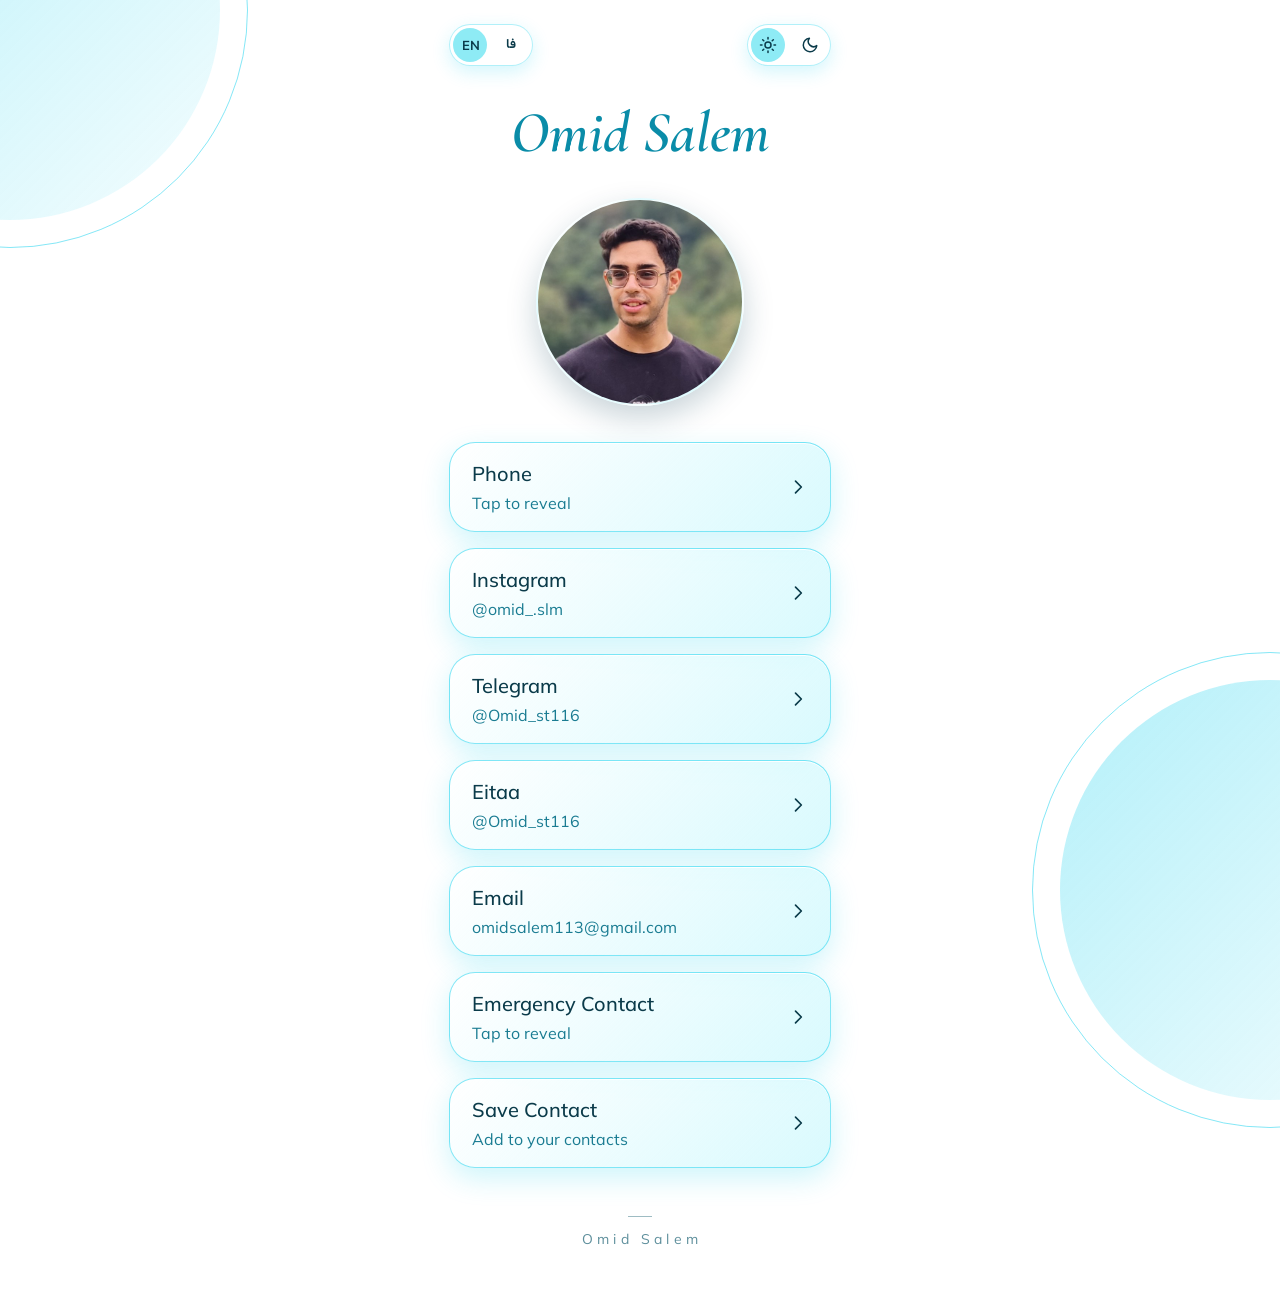
<file: index-1.html>
<!DOCTYPE html>
<html lang="en" dir="ltr" data-theme="dark">
<head>
  <meta charset="utf-8">
  <meta name="viewport" content="width=device-width, initial-scale=1, viewport-fit=cover">
  <title>Omid Salem</title>
  <meta name="description" content="Omid Salem, contact card">
  <meta name="theme-color" content="#030D10">
  <meta property="og:title" content="Omid Salem">
  <meta property="og:description" content="Contact card">
  <meta property="og:type" content="website">

  <!-- تم و زبان ذخیره‌شده‌ی بازدیدکننده را قبل از رندر اعمال می‌کنیم تا صفحه چشمک نزند -->
  <script>
    (function () {
      var root = document.documentElement;
      var theme = null, lang = null;
      try { theme = localStorage.getItem("theme"); lang = localStorage.getItem("lang"); } catch (e) {}
      if (theme !== "light" && theme !== "dark") {
        theme = window.matchMedia && matchMedia("(prefers-color-scheme: light)").matches ? "light" : "dark";
      }
      if (lang !== "fa" && lang !== "en") {
        lang = /^fa/i.test(navigator.language || "") ? "fa" : "en";
      }
      root.setAttribute("data-theme", theme);
      root.setAttribute("lang", lang);
      root.setAttribute("dir", lang === "fa" ? "rtl" : "ltr");
    })();
  </script>

  <link rel="preconnect" href="https://fonts.googleapis.com">
  <link rel="preconnect" href="https://fonts.gstatic.com" crossorigin>
  <link href="https://fonts.googleapis.com/css2?family=Aref+Ruqaa:wght@700&family=Cormorant+Garamond:ital,wght@1,600&family=Mulish:wght@400;500;600;700&family=Vazirmatn:wght@400;500;600;700&display=swap" rel="stylesheet">

  <style>
    :root {
      --font-name: "Cormorant Garamond", Georgia, serif;
      --font-name-fa: "Aref Ruqaa", "Vazirmatn", Tahoma, serif;
      --font-en: "Mulish", "Vazirmatn", system-ui, -apple-system, "Segoe UI", Roboto, sans-serif;
      --font-fa: "Vazirmatn", "Mulish", Tahoma, system-ui, sans-serif;
    }

    :root[data-theme="light"] {
      color-scheme: light;
      --bg: #FFFFFF;
      --ink: #0B3B4A;
      --sub: #1A7C92;
      --name: #0A8CA8;
      --name-glow: none;
      --accent: #22D3EE;
      --on-accent: #04252C;
      --card-bg: linear-gradient(135deg, rgba(255,255,255,0.96) 0%, rgba(165,243,252,0.42) 100%);
      --card-border: rgba(34, 211, 238, 0.55);
      --card-shadow: 0 10px 28px rgba(34, 211, 238, 0.22), inset 0 1px 0 rgba(255,255,255,0.9);
      --card-shadow-hover: 0 14px 34px rgba(34, 211, 238, 0.34), inset 0 1px 0 rgba(255,255,255,0.9);
      --arc-fill: linear-gradient(135deg, rgba(34,211,238,0.34), rgba(34,211,238,0.05));
      --arc-line: rgba(34, 211, 238, 0.55);
      --arc-glow: none;
      --avatar-ring: transparent;
      --avatar-shadow: 0 12px 30px rgba(10, 60, 80, 0.22);
      --toggle-bg: rgba(255,255,255,0.9);
      --toggle-border: rgba(34, 211, 238, 0.35);
      --toggle-shadow: 0 6px 18px rgba(34, 211, 238, 0.2);
      --knob: #8EEBF5;
      --icon: #0B3B4A;
      --icon-active: #0B3B4A;
      --footer: #5E8F9C;
    }

    :root[data-theme="dark"] {
      color-scheme: dark;
      --bg: #030D10;
      --ink: #EAFBFF;
      --sub: #4FD3E4;
      --name: #22E3F5;
      --name-glow: 0 0 22px rgba(34, 227, 245, 0.45);
      --accent: #22E3F5;
      --on-accent: #04252C;
      --card-bg: linear-gradient(135deg, #07303A 0%, #052029 100%);
      --card-border: #15BFD6;
      --card-shadow: 0 0 22px rgba(21, 191, 214, 0.28);
      --card-shadow-hover: 0 0 30px rgba(34, 227, 245, 0.5);
      --arc-fill: transparent;
      --arc-line: rgba(34, 227, 245, 0.55);
      --arc-glow: 0 0 14px rgba(34, 227, 245, 0.35);
      --avatar-ring: #22E3F5;
      --avatar-shadow: 0 0 26px rgba(34, 227, 245, 0.4);
      --toggle-bg: #07242B;
      --toggle-border: rgba(34, 227, 245, 0.3);
      --toggle-shadow: none;
      --knob: #22E3F5;
      --icon: #EAFBFF;
      --icon-active: #04252C;
      --footer: #22E3F5;
    }

    * { box-sizing: border-box; }

    body {
      margin: 0;
      min-height: 100vh;
      min-height: 100dvh;
      background: var(--bg);
      color: var(--ink);
      font-family: var(--font-en);
      font-size: 16px;
      line-height: 1.5;
      -webkit-text-size-adjust: 100%;
      overflow-x: hidden;
    }
    html[lang="fa"] body { font-family: var(--font-fa); line-height: 1.7; }

    ::selection { background: var(--accent); color: var(--on-accent); }

    .sr-only {
      position: absolute;
      width: 1px;
      height: 1px;
      overflow: hidden;
      clip: rect(0 0 0 0);
      white-space: nowrap;
    }

    /* قوس‌های گوشه */
    .arc {
      position: fixed;
      width: 420px;
      height: 420px;
      pointer-events: none;
      z-index: 0;
    }
    .arc::before,
    .arc::after { content: ""; position: absolute; border-radius: 50%; }
    .arc::before { inset: 0; background: var(--arc-fill); }
    .arc::after  { inset: -28px; border: 1px solid var(--arc-line); box-shadow: var(--arc-glow); }
    .arc.tl { top: -200px; left: -200px; }
    .arc.br { bottom: -200px; right: -200px; }

    .page {
      position: relative;
      z-index: 1;
      width: min(100%, 430px);
      margin: 0 auto;
      padding: 24px 24px 40px;
      min-height: 100vh;
      min-height: 100dvh;
      display: flex;
      flex-direction: column;
    }

    /* سوییچ‌ها: زبان بالا چپ، تم بالا راست (در هر دو زبان، چپ و راست فیزیکی) */
    .toggle {
      position: absolute;
      top: 24px;
      width: 84px;
      height: 42px;
      padding: 0;
      border-radius: 999px;
      border: 1px solid var(--toggle-border);
      background: var(--toggle-bg);
      box-shadow: var(--toggle-shadow);
      cursor: pointer;
      color: var(--icon);
    }
    .toggle.lang  { left: 24px; }
    .toggle.theme { right: 24px; }

    .toggle .knob {
      position: absolute;
      top: 3px;
      left: 3px;
      width: 34px;
      height: 34px;
      border-radius: 50%;
      background: var(--knob);
      transition: transform 0.25s ease;
    }
    :root[data-theme="dark"] .toggle.theme .knob { transform: translateX(42px); }
    :root[lang="fa"] .toggle.lang .knob { transform: translateX(42px); }

    .toggle svg {
      position: absolute;
      top: 11px;
      width: 18px;
      height: 18px;
      fill: none;
      stroke: var(--icon);
      stroke-width: 2;
      stroke-linecap: round;
      stroke-linejoin: round;
    }
    .toggle .sun  { left: 11px; }
    .toggle .moon { right: 11px; }
    :root[data-theme="light"] .toggle .sun,
    :root[data-theme="dark"] .toggle .moon { stroke: var(--icon-active); }

    .toggle .lbl {
      position: absolute;
      top: 0;
      width: 42px;
      height: 100%;
      display: grid;
      place-items: center;
      font-size: 13px;
      font-weight: 700;
      line-height: 1;
      color: var(--icon);
    }
    .toggle .lbl.l { left: 0; font-family: var(--font-en); }
    .toggle .lbl.r { right: 0; font-family: var(--font-fa); }
    :root[lang="en"] .toggle .lbl.l,
    :root[lang="fa"] .toggle .lbl.r { color: var(--icon-active); }

    /* هدر */
    h1 {
      margin: 74px 0 0;
      text-align: center;
      font-family: var(--font-name);
      font-style: italic;
      font-weight: 600;
      font-size: clamp(44px, 13vw, 58px);
      line-height: 1.2;
      color: var(--name);
      text-shadow: var(--name-glow);
    }
    html[lang="fa"] h1 {
      font-family: var(--font-name-fa);
      font-style: normal;
      font-weight: 700;
      line-height: 1.6;
    }

    .avatar {
      width: 208px;
      height: 208px;
      margin: 30px auto 36px;
      border-radius: 50%;
      overflow: hidden;
      border: 2px solid var(--avatar-ring);
      box-shadow: var(--avatar-shadow);
      background: var(--card-bg);
      display: grid;
      place-items: center;
    }
    .avatar img { width: 100%; height: 100%; object-fit: cover; display: block; }
    .avatar.noimg img { display: none; }
    .avatar.noimg::after {
      content: attr(data-initials);
      font-family: var(--font-name);
      font-style: italic;
      font-weight: 600;
      font-size: 64px;
      color: var(--name);
    }

    /* ردیف‌ها */
    .list {
      display: flex;
      flex-direction: column;
      gap: 16px;
      margin: 0;
      padding: 0;
      list-style: none;
    }

    .item {
      display: flex;
      align-items: center;
      justify-content: space-between;
      gap: 16px;
      width: 100%;
      min-height: 84px;
      padding: 16px 22px;
      border-radius: 26px;
      border: 1px solid var(--card-border);
      background: var(--card-bg);
      box-shadow: var(--card-shadow);
      -webkit-backdrop-filter: blur(10px);
      backdrop-filter: blur(10px);
      color: var(--ink);
      font: inherit;
      text-align: start;
      text-decoration: none;
      cursor: pointer;
      transition: box-shadow 0.2s ease, transform 0.2s ease;
    }
    .item:hover { box-shadow: var(--card-shadow-hover); transform: translateY(-2px); }
    .item:active { transform: translateY(0); }

    .text { min-width: 0; }
    .title { display: block; font-size: 20px; font-weight: 500; }
    .sub {
      display: block;
      margin-top: 2px;
      font-size: 16px;
      color: var(--sub);
      overflow-wrap: anywhere;
    }
    .sub .line { display: block; }

    .chev {
      flex: none;
      width: 20px;
      height: 20px;
      fill: none;
      stroke: var(--ink);
      stroke-width: 2;
      stroke-linecap: round;
      stroke-linejoin: round;
      transition: transform 0.25s ease;
    }
    html[dir="rtl"] .chev { transform: scaleX(-1); }

    /* کارت‌های بازشونده (تلفن و تماس اضطراری) */
    .item.reveal {
      display: block;
      padding: 0;
      cursor: auto;
    }
    .reveal .head {
      display: flex;
      align-items: center;
      justify-content: space-between;
      gap: 16px;
      width: 100%;
      min-height: 84px;
      padding: 16px 22px;
      border: 0;
      border-radius: 26px;
      background: none;
      color: inherit;
      font: inherit;
      text-align: start;
      cursor: pointer;
    }
    .reveal.open .chev,
    html[dir="rtl"] .reveal.open .chev { transform: rotate(90deg); }

    .panel {
      display: grid;
      grid-template-rows: 0fr;
      transition: grid-template-rows 0.25s ease;
    }
    .reveal.open .panel { grid-template-rows: 1fr; }
    .panel-inner {
      min-height: 0;
      overflow: hidden;
      visibility: hidden;
      transition: visibility 0s linear 0.25s;
    }
    .reveal.open .panel-inner { visibility: visible; transition-delay: 0s; }

    .actions {
      display: flex;
      gap: 10px;
      padding: 2px 22px 20px;
    }
    .btn {
      flex: 1;
      display: grid;
      place-items: center;
      height: 46px;
      padding: 0 12px;
      border-radius: 16px;
      border: 1px solid var(--card-border);
      background: transparent;
      color: var(--ink);
      font: inherit;
      font-weight: 600;
      text-decoration: none;
      cursor: pointer;
      transition: filter 0.2s ease, border-color 0.2s ease;
    }
    .btn:hover { border-color: var(--accent); }
    .btn.primary {
      background: var(--accent);
      border-color: transparent;
      color: var(--on-accent);
    }
    .btn.primary:hover { filter: brightness(1.08); }

    a:focus-visible,
    button:focus-visible {
      outline: 2px solid var(--accent);
      outline-offset: 3px;
    }

    /* فوتر */
    footer {
      margin-top: auto;
      padding-top: 48px;
      text-align: center;
      color: var(--footer);
    }
    footer .dash {
      width: 24px;
      height: 1px;
      margin: 0 auto 12px;
      background: currentColor;
      opacity: 0.6;
    }
    footer .foot-name {
      font-size: 14px;
      letter-spacing: 0.3em;
      text-indent: 0.3em;
    }
    /* در حروف فارسی فاصله‌ی بین حروف اتصال را می‌شکند */
    html[lang="fa"] footer .foot-name { letter-spacing: 0; text-indent: 0; font-size: 15px; }

    @media (prefers-reduced-motion: reduce) {
      * { transition: none !important; }
    }
  </style>
</head>
<body>
  <div class="arc tl" aria-hidden="true"></div>
  <div class="arc br" aria-hidden="true"></div>

  <div class="page">
    <button class="toggle lang" id="langBtn" type="button">
      <span class="knob"></span>
      <span class="lbl l" aria-hidden="true">EN</span>
      <span class="lbl r" lang="fa" aria-hidden="true">فا</span>
    </button>

    <button class="toggle theme" id="themeBtn" type="button">
      <span class="knob"></span>
      <svg class="sun" viewBox="0 0 24 24" aria-hidden="true">
        <circle cx="12" cy="12" r="4"></circle>
        <path d="M12 2v2M12 20v2M4.93 4.93l1.41 1.41M17.66 17.66l1.41 1.41M2 12h2M20 12h2M4.93 19.07l1.41-1.41M17.66 6.34l1.41-1.41"></path>
      </svg>
      <svg class="moon" viewBox="0 0 24 24" aria-hidden="true">
        <path d="M21 12.8A9 9 0 1 1 11.2 3a7 7 0 0 0 9.8 9.8z"></path>
      </svg>
    </button>

    <main>
      <h1 id="name"></h1>
      <div class="avatar" id="avatar"><img id="photo" alt=""></div>
      <ul class="list" id="list"></ul>
    </main>

    <footer>
      <div class="dash" aria-hidden="true"></div>
      <div class="foot-name" id="foot"></div>
    </footer>
  </div>

  <div class="sr-only" id="status" role="status" aria-live="polite"></div>

  <script>
    /* ====== اطلاعات کارت: فقط همین دو بخش را ویرایش کن ====== */

    // ۱) اطلاعات مشترک بین دو زبان
    const CARD = {
      photo: "photo.jpg",
      phone: "09046870221",
      email: "omidsalem113@gmail.com",
      instagram: "omid_.slm",
      telegram: "Omid_st116",
      eitaa: "Omid_st116",
      emergencyPhone: "09132768702"
    };

    // ۲) متن‌ها به تفکیک زبان
    const TEXT = {
      en: {
        given: "Omid", family: "Salem", initials: "OS",
        emergencyName: "Alireza Salem (Father)",
        ui: {
          phone: "Phone", instagram: "Instagram", telegram: "Telegram", eitaa: "Eitaa",
          email: "Email", emergency: "Emergency Contact", save: "Save Contact",
          saveSub: "Add to your contacts", reveal: "Tap to reveal",
          call: "Call", copy: "Copy", copied: "Copied", copyFailed: "Copy failed",
          copiedSr: "Number copied", copyFailedSr: "Copy failed. Select the number and copy it manually.",
          themeLabel: "Switch between light and dark theme",
          langLabel: "Switch language to Persian"
        }
      },
      fa: {
        given: "امید", family: "سالم", initials: "اس",
        emergencyName: "علیرضا سالم (پدر)",
        ui: {
          phone: "تلفن", instagram: "اینستاگرام", telegram: "تلگرام", eitaa: "ایتا",
          email: "ایمیل", emergency: "تماس اضطراری", save: "ذخیره مخاطب",
          saveSub: "افزودن به مخاطبین", reveal: "برای نمایش لمس کنید",
          call: "تماس", copy: "کپی", copied: "کپی شد", copyFailed: "کپی نشد",
          copiedSr: "شماره کپی شد", copyFailedSr: "کپی نشد. شماره را انتخاب کنید و دستی کپی کنید.",
          themeLabel: "تغییر بین حالت روشن و تیره",
          langLabel: "تغییر زبان به انگلیسی"
        }
      }
    };
    /* ======================================================== */

    const root = document.documentElement;
    const $ = id => document.getElementById(id);
    let lang = root.getAttribute("lang") === "fa" ? "fa" : "en";
    let T = TEXT[lang];

    const CHEVRON = '<svg class="chev" viewBox="0 0 24 24" aria-hidden="true"><path d="M9 5l7 7-7 7"></path></svg>';
    const digits = s => s.replace(/\D/g, "");
    const intl = s => "+98" + digits(s).replace(/^0/, "");                     // 0904… → +98904…
    const pretty = s => digits(s).replace(/^(\d{4})(\d{3})(\d{4})$/, "$1 $2 $3");
    const fullName = () => T.given + " " + T.family;

    function say(msg) {
      const el = $("status");
      el.textContent = "";
      setTimeout(() => { el.textContent = msg; }, 50);
    }

    // مقدارهای لاتین (آیدی، ایمیل، شماره) در متن راست‌چین هم چپ‌به‌راست نمایش داده شوند
    function ltr(text) {
      const b = document.createElement("bdi");
      b.dir = "ltr";
      b.textContent = text;
      return b;
    }

    // ردیف ساده (لینک یا دکمه)
    function makeItem(opts) {
      const li = document.createElement("li");
      const el = document.createElement(opts.href ? "a" : "button");
      el.className = "item";
      if (opts.href) {
        el.href = opts.href;
        if (/^https?:/.test(opts.href)) { el.target = "_blank"; el.rel = "noopener noreferrer"; }
      } else {
        el.type = "button";
      }
      el.innerHTML = '<span class="text"><span class="title"></span><span class="sub"></span></span>' + CHEVRON;
      el.querySelector(".title").textContent = opts.title;
      const sub = el.querySelector(".sub");
      if (opts.value) sub.append(ltr(opts.value)); else sub.textContent = opts.sub;
      if (opts.onClick) el.addEventListener("click", opts.onClick);
      li.append(el);
      return li;
    }

    // کپی در کلیپ‌بورد (با راه‌حل جایگزین برای مرورگرهای قدیمی)
    async function copyText(text) {
      try {
        await navigator.clipboard.writeText(text);
        return true;
      } catch (e) { /* ادامه با روش جایگزین */ }
      try {
        const ta = document.createElement("textarea");
        ta.value = text;
        ta.setAttribute("readonly", "");
        ta.style.cssText = "position:fixed;opacity:0;top:0;left:0";
        document.body.append(ta);
        ta.select();
        const ok = document.execCommand("copy");
        ta.remove();
        return ok;
      } catch (e) {
        return false;
      }
    }

    // کارت بازشونده: لمس اول شماره و دکمه‌های Call و Copy را نشان می‌دهد
    function revealItem(opts) {
      const li = document.createElement("li");
      const box = document.createElement("div");
      box.className = "item reveal";

      const head = document.createElement("button");
      head.type = "button";
      head.className = "head";
      head.setAttribute("aria-expanded", "false");
      head.setAttribute("aria-controls", opts.id);
      head.innerHTML = '<span class="text"><span class="title"></span><span class="sub"></span></span>' + CHEVRON;
      head.querySelector(".title").textContent = opts.title;
      const sub = head.querySelector(".sub");
      sub.textContent = T.ui.reveal;

      const panel = document.createElement("div");
      panel.className = "panel";
      panel.id = opts.id;
      const inner = document.createElement("div");
      inner.className = "panel-inner";
      const actions = document.createElement("div");
      actions.className = "actions";

      const call = document.createElement("a");
      call.className = "btn primary";
      call.href = "tel:" + intl(opts.number);
      call.textContent = T.ui.call;

      const copy = document.createElement("button");
      copy.type = "button";
      copy.className = "btn";
      copy.textContent = T.ui.copy;

      let numEl = null;
      let timer;
      copy.addEventListener("click", async () => {
        const ok = await copyText(digits(opts.number));
        copy.textContent = ok ? T.ui.copied : T.ui.copyFailed;
        say(ok ? T.ui.copiedSr : T.ui.copyFailedSr);
        if (!ok && numEl) {                       // اگر کپی نشد، شماره را انتخاب می‌کنیم تا کاربر دستی کپی کند
          const r = document.createRange();
          r.selectNodeContents(numEl);
          const s = getSelection();
          s.removeAllRanges();
          s.addRange(r);
        }
        clearTimeout(timer);
        timer = setTimeout(() => { copy.textContent = T.ui.copy; }, 1800);
      });

      actions.append(call, copy);
      inner.append(actions);
      panel.append(inner);
      box.append(head, panel);

      head.addEventListener("click", () => {
        const open = box.classList.toggle("open");
        head.setAttribute("aria-expanded", String(open));
        sub.textContent = "";
        if (open) {
          if (opts.who) {
            const w = document.createElement("span");
            w.className = "line";
            w.textContent = opts.who;
            sub.append(w);
          }
          const n = document.createElement("span");
          n.className = "line";
          numEl = ltr(pretty(opts.number));
          n.append(numEl);
          sub.append(n);
        } else {
          sub.textContent = T.ui.reveal;
        }
      });

      li.append(box);
      return li;
    }

    // عکس برای فایل مخاطب: کوچک‌شده‌ی عکس صفحه (روی GitHub Pages کار می‌کند)
    function photoBase64() {
      try {
        const img = $("photo");
        if (!img.complete || !img.naturalWidth) return null;
        const c = document.createElement("canvas");
        c.width = c.height = 256;
        c.getContext("2d").drawImage(img, 0, 0, 256, 256);
        return c.toDataURL("image/jpeg", 0.85).split(",")[1];
      } catch (e) {
        return null;                              // اگر مرورگر اجازه نداد، مخاطب بدون عکس ذخیره می‌شود
      }
    }

    const esc = s => String(s).replace(/([,;\\])/g, "\\$1");
    function fold(line) {
      const out = [line.slice(0, 75)];
      for (let i = 75; i < line.length; i += 74) out.push(" " + line.slice(i, i + 74));
      return out.join("\r\n");
    }

    function buildVCard() {
      const lines = [
        "BEGIN:VCARD",
        "VERSION:3.0",
        "N:" + esc(T.family) + ";" + esc(T.given) + ";;;",
        "FN:" + esc(fullName()),
        "TEL;TYPE=CELL:" + intl(CARD.phone),
        "EMAIL;TYPE=INTERNET:" + CARD.email,
        "URL:https://instagram.com/" + CARD.instagram,
        "URL:https://t.me/" + CARD.telegram,
        "URL:https://eitaa.com/" + CARD.eitaa
      ];
      const photo = photoBase64();
      if (photo) lines.push(fold("PHOTO;ENCODING=b;TYPE=JPEG:" + photo));
      lines.push("END:VCARD");
      return lines.join("\r\n");
    }

    function saveContact() {
      const blob = new Blob([buildVCard()], { type: "text/vcard;charset=utf-8" });
      const url = URL.createObjectURL(blob);
      const a = document.createElement("a");
      a.href = url;
      a.download = "Omid-Salem.vcf";
      document.body.append(a);
      a.click();
      a.remove();
      setTimeout(() => URL.revokeObjectURL(url), 1000);
    }

    // رندر کل صفحه (هر بار که زبان عوض شود دوباره اجرا می‌شود)
    function render() {
      T = TEXT[lang];
      root.setAttribute("lang", lang);
      root.setAttribute("dir", lang === "fa" ? "rtl" : "ltr");
      document.title = fullName();
      $("name").textContent = fullName();
      $("foot").textContent = fullName();
      $("langBtn").setAttribute("aria-label", T.ui.langLabel);
      $("themeBtn").setAttribute("aria-label", T.ui.themeLabel);

      const avatar = $("avatar");
      avatar.dataset.initials = T.initials;
      $("photo").alt = fullName();

      const list = $("list");
      list.textContent = "";
      list.append(
        revealItem({ id: "p-phone", title: T.ui.phone, number: CARD.phone }),
        makeItem({ title: T.ui.instagram, value: "@" + CARD.instagram, href: "https://instagram.com/" + CARD.instagram }),
        makeItem({ title: T.ui.telegram,  value: "@" + CARD.telegram,  href: "https://t.me/" + CARD.telegram }),
        makeItem({ title: T.ui.eitaa,     value: "@" + CARD.eitaa,     href: "https://eitaa.com/" + CARD.eitaa }),
        makeItem({ title: T.ui.email,     value: CARD.email,           href: "mailto:" + CARD.email }),
        revealItem({ id: "p-emergency", title: T.ui.emergency, number: CARD.emergencyPhone, who: T.emergencyName }),
        makeItem({ title: T.ui.save, sub: T.ui.saveSub, onClick: saveContact })
      );
    }

    // عکس پروفایل
    const photoEl = $("photo");
    photoEl.addEventListener("error", () => $("avatar").classList.add("noimg"));
    photoEl.src = CARD.photo;

    // تغییر زبان (انتخاب کاربر برای دفعه‌ی بعد ذخیره می‌شود)
    $("langBtn").addEventListener("click", () => {
      lang = lang === "en" ? "fa" : "en";
      try { localStorage.setItem("lang", lang); } catch (e) {}
      render();
    });

    // تغییر تم (انتخاب کاربر برای دفعه‌ی بعد ذخیره می‌شود)
    const themeColor = document.querySelector('meta[name="theme-color"]');
    function applyTheme(t) {
      root.setAttribute("data-theme", t);
      $("themeBtn").setAttribute("aria-pressed", String(t === "dark"));
      themeColor.setAttribute("content", t === "dark" ? "#030D10" : "#FFFFFF");
    }
    applyTheme(root.getAttribute("data-theme"));
    $("themeBtn").addEventListener("click", () => {
      const next = root.getAttribute("data-theme") === "dark" ? "light" : "dark";
      applyTheme(next);
      try { localStorage.setItem("theme", next); } catch (e) {}
    });

    render();
  </script>
</body>
</html>
</file>
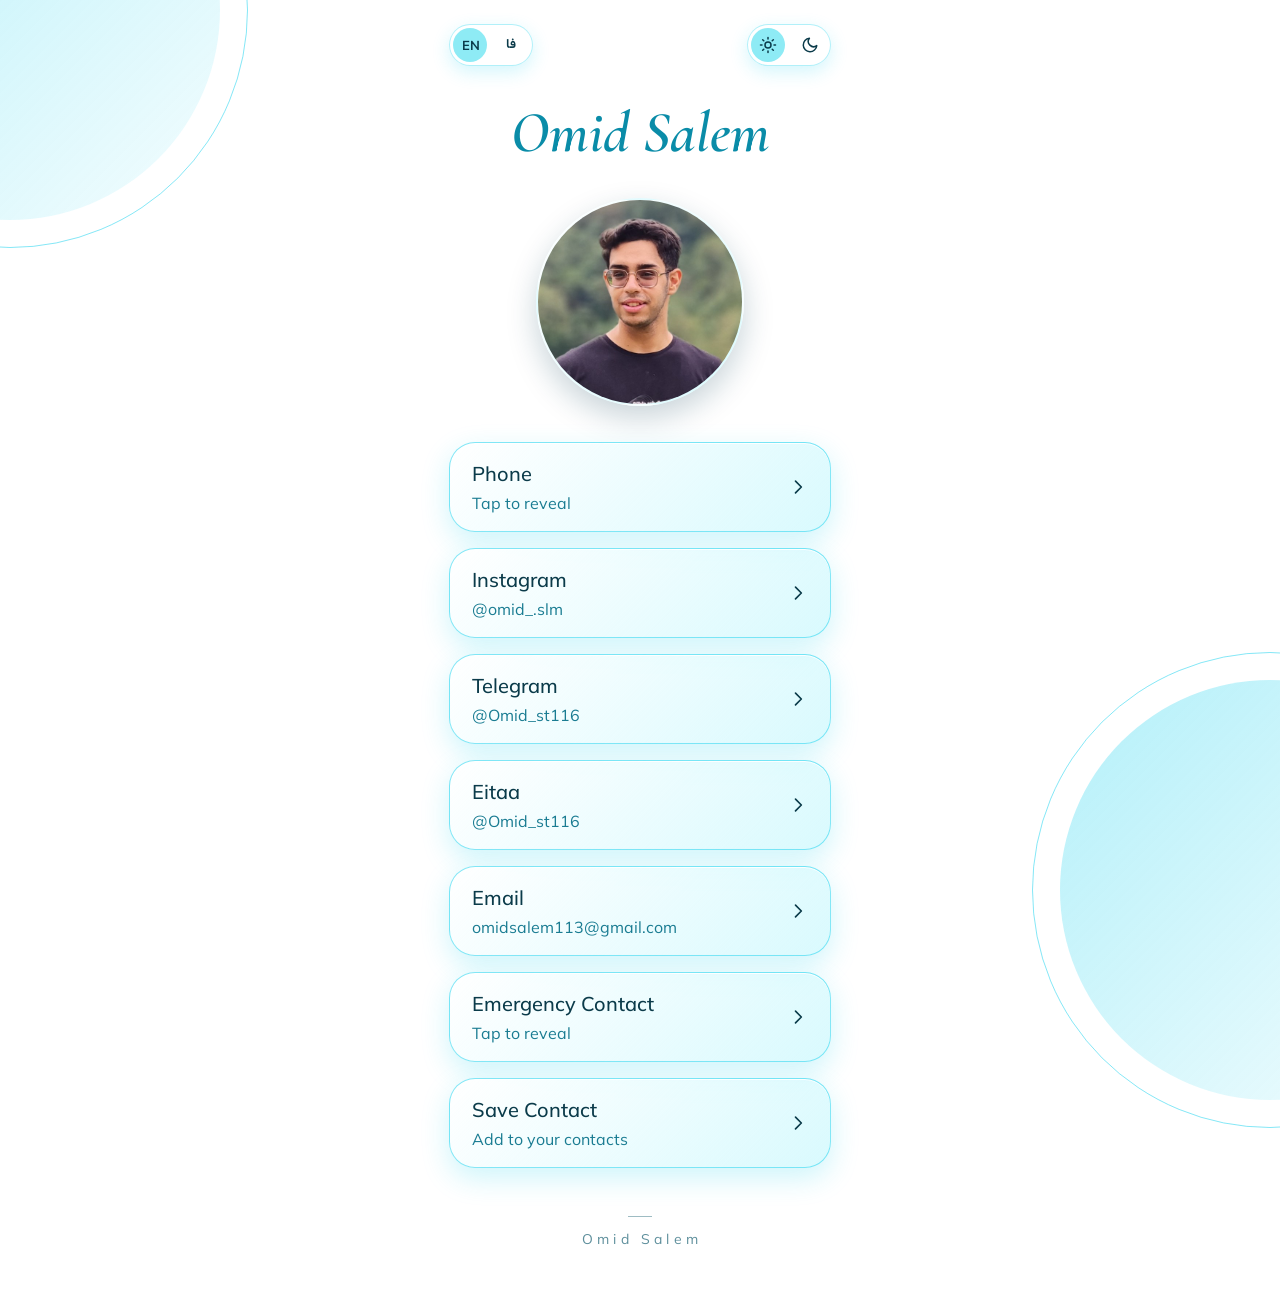
<file: index-2.html>
<!DOCTYPE html>
<html lang="en" dir="ltr" data-theme="dark">
<head>
  <meta charset="utf-8">
  <meta name="viewport" content="width=device-width, initial-scale=1, viewport-fit=cover">
  <title>Omid Salem</title>
  <meta name="description" content="Omid Salem, contact card">
  <meta name="theme-color" content="#030D10">
  <meta property="og:title" content="Omid Salem">
  <meta property="og:description" content="Contact card">
  <meta property="og:type" content="website">

  <!-- تم و زبان ذخیره‌شده‌ی بازدیدکننده را قبل از رندر اعمال می‌کنیم تا صفحه چشمک نزند -->
  <script>
    (function () {
      var root = document.documentElement;
      var theme = null, lang = null;
      try { theme = localStorage.getItem("theme"); lang = localStorage.getItem("lang"); } catch (e) {}
      if (theme !== "light" && theme !== "dark") {
        theme = window.matchMedia && matchMedia("(prefers-color-scheme: light)").matches ? "light" : "dark";
      }
      if (lang !== "fa" && lang !== "en") {
        lang = /^fa/i.test(navigator.language || "") ? "fa" : "en";
      }
      root.setAttribute("data-theme", theme);
      root.setAttribute("lang", lang);
      root.setAttribute("dir", lang === "fa" ? "rtl" : "ltr");
    })();
  </script>

  <link rel="preconnect" href="https://fonts.googleapis.com">
  <link rel="preconnect" href="https://fonts.gstatic.com" crossorigin>
  <link href="https://fonts.googleapis.com/css2?family=Amiri:wght@700&family=Cormorant+Garamond:ital,wght@1,600&family=Mulish:wght@400;500;600;700&family=Vazirmatn:wght@400;500;600;700&display=swap" rel="stylesheet">

  <style>
    :root {
      --font-name: "Cormorant Garamond", Georgia, serif;
      --font-name-fa: "Amiri", "Noto Naskh Arabic", "Vazirmatn", Tahoma, serif;
      --font-en: "Mulish", "Vazirmatn", system-ui, -apple-system, "Segoe UI", Roboto, sans-serif;
      --font-fa: "Vazirmatn", "Mulish", Tahoma, system-ui, sans-serif;
    }

    :root[data-theme="light"] {
      color-scheme: light;
      --bg: #FFFFFF;
      --ink: #0B3B4A;
      --sub: #1A7C92;
      --name: #0A8CA8;
      --name-glow: none;
      --accent: #22D3EE;
      --on-accent: #04252C;
      --card-bg: linear-gradient(135deg, rgba(255,255,255,0.96) 0%, rgba(165,243,252,0.42) 100%);
      --card-border: rgba(34, 211, 238, 0.55);
      --card-shadow: 0 10px 28px rgba(34, 211, 238, 0.22), inset 0 1px 0 rgba(255,255,255,0.9);
      --card-shadow-hover: 0 14px 34px rgba(34, 211, 238, 0.34), inset 0 1px 0 rgba(255,255,255,0.9);
      --arc-fill: linear-gradient(135deg, rgba(34,211,238,0.34), rgba(34,211,238,0.05));
      --arc-line: rgba(34, 211, 238, 0.55);
      --arc-glow: none;
      --avatar-ring: transparent;
      --avatar-shadow: 0 12px 30px rgba(10, 60, 80, 0.22);
      --toggle-bg: rgba(255,255,255,0.9);
      --toggle-border: rgba(34, 211, 238, 0.35);
      --toggle-shadow: 0 6px 18px rgba(34, 211, 238, 0.2);
      --knob: #8EEBF5;
      --icon: #0B3B4A;
      --icon-active: #0B3B4A;
      --footer: #5E8F9C;
    }

    :root[data-theme="dark"] {
      color-scheme: dark;
      --bg: #030D10;
      --ink: #EAFBFF;
      --sub: #4FD3E4;
      --name: #22E3F5;
      --name-glow: 0 0 22px rgba(34, 227, 245, 0.45);
      --accent: #22E3F5;
      --on-accent: #04252C;
      --card-bg: linear-gradient(135deg, #07303A 0%, #052029 100%);
      --card-border: #15BFD6;
      --card-shadow: 0 0 22px rgba(21, 191, 214, 0.28);
      --card-shadow-hover: 0 0 30px rgba(34, 227, 245, 0.5);
      --arc-fill: transparent;
      --arc-line: rgba(34, 227, 245, 0.55);
      --arc-glow: 0 0 14px rgba(34, 227, 245, 0.35);
      --avatar-ring: #22E3F5;
      --avatar-shadow: 0 0 26px rgba(34, 227, 245, 0.4);
      --toggle-bg: #07242B;
      --toggle-border: rgba(34, 227, 245, 0.3);
      --toggle-shadow: none;
      --knob: #22E3F5;
      --icon: #EAFBFF;
      --icon-active: #04252C;
      --footer: #22E3F5;
    }

    * { box-sizing: border-box; }

    body {
      margin: 0;
      min-height: 100vh;
      min-height: 100dvh;
      background: var(--bg);
      color: var(--ink);
      font-family: var(--font-en);
      font-size: 16px;
      line-height: 1.5;
      -webkit-text-size-adjust: 100%;
      overflow-x: hidden;
    }
    html[lang="fa"] body { font-family: var(--font-fa); line-height: 1.7; }

    ::selection { background: var(--accent); color: var(--on-accent); }

    .sr-only {
      position: absolute;
      width: 1px;
      height: 1px;
      overflow: hidden;
      clip: rect(0 0 0 0);
      white-space: nowrap;
    }

    /* قوس‌های گوشه */
    .arc {
      position: fixed;
      width: 420px;
      height: 420px;
      pointer-events: none;
      z-index: 0;
    }
    .arc::before,
    .arc::after { content: ""; position: absolute; border-radius: 50%; }
    .arc::before { inset: 0; background: var(--arc-fill); }
    .arc::after  { inset: -28px; border: 1px solid var(--arc-line); box-shadow: var(--arc-glow); }
    .arc.tl { top: -200px; left: -200px; }
    .arc.br { bottom: -200px; right: -200px; }

    .page {
      position: relative;
      z-index: 1;
      width: min(100%, 430px);
      margin: 0 auto;
      padding: 24px 24px 40px;
      min-height: 100vh;
      min-height: 100dvh;
      display: flex;
      flex-direction: column;
    }

    /* سوییچ‌ها: زبان بالا چپ، تم بالا راست (در هر دو زبان، چپ و راست فیزیکی) */
    .toggle {
      position: absolute;
      top: 24px;
      width: 84px;
      height: 42px;
      padding: 0;
      border-radius: 999px;
      border: 1px solid var(--toggle-border);
      background: var(--toggle-bg);
      box-shadow: var(--toggle-shadow);
      cursor: pointer;
      color: var(--icon);
    }
    .toggle.lang  { left: 24px; }
    .toggle.theme { right: 24px; }

    .toggle .knob {
      position: absolute;
      top: 3px;
      left: 3px;
      width: 34px;
      height: 34px;
      border-radius: 50%;
      background: var(--knob);
      transition: transform 0.25s ease;
    }
    :root[data-theme="dark"] .toggle.theme .knob { transform: translateX(42px); }
    :root[lang="fa"] .toggle.lang .knob { transform: translateX(42px); }

    .toggle svg {
      position: absolute;
      top: 11px;
      width: 18px;
      height: 18px;
      fill: none;
      stroke: var(--icon);
      stroke-width: 2;
      stroke-linecap: round;
      stroke-linejoin: round;
    }
    .toggle .sun  { left: 11px; }
    .toggle .moon { right: 11px; }
    :root[data-theme="light"] .toggle .sun,
    :root[data-theme="dark"] .toggle .moon { stroke: var(--icon-active); }

    .toggle .lbl {
      position: absolute;
      top: 0;
      width: 42px;
      height: 100%;
      display: grid;
      place-items: center;
      font-size: 13px;
      font-weight: 700;
      line-height: 1;
      color: var(--icon);
    }
    .toggle .lbl.l { left: 0; font-family: var(--font-en); }
    .toggle .lbl.r { right: 0; font-family: var(--font-fa); }
    :root[lang="en"] .toggle .lbl.l,
    :root[lang="fa"] .toggle .lbl.r { color: var(--icon-active); }

    /* هدر */
    h1 {
      margin: 74px 0 0;
      text-align: center;
      font-family: var(--font-name);
      font-style: italic;
      font-weight: 600;
      font-size: clamp(44px, 13vw, 58px);
      line-height: 1.2;
      color: var(--name);
      text-shadow: var(--name-glow);
    }
    html[lang="fa"] h1 {
      font-family: var(--font-name-fa);
      font-style: normal;
      font-weight: 700;
      font-size: clamp(46px, 13.5vw, 62px);
      line-height: 1.7;
    }

    .avatar {
      width: 208px;
      height: 208px;
      margin: 30px auto 36px;
      border-radius: 50%;
      overflow: hidden;
      border: 2px solid var(--avatar-ring);
      box-shadow: var(--avatar-shadow);
      background: var(--card-bg);
      display: grid;
      place-items: center;
    }
    .avatar img { width: 100%; height: 100%; object-fit: cover; display: block; }
    .avatar.noimg img { display: none; }
    .avatar.noimg::after {
      content: attr(data-initials);
      font-family: var(--font-name);
      font-style: italic;
      font-weight: 600;
      font-size: 64px;
      color: var(--name);
    }

    /* ردیف‌ها */
    .list {
      display: flex;
      flex-direction: column;
      gap: 16px;
      margin: 0;
      padding: 0;
      list-style: none;
    }

    .item {
      display: flex;
      align-items: center;
      justify-content: space-between;
      gap: 16px;
      width: 100%;
      min-height: 84px;
      padding: 16px 22px;
      border-radius: 26px;
      border: 1px solid var(--card-border);
      background: var(--card-bg);
      box-shadow: var(--card-shadow);
      -webkit-backdrop-filter: blur(10px);
      backdrop-filter: blur(10px);
      color: var(--ink);
      font: inherit;
      text-align: start;
      text-decoration: none;
      cursor: pointer;
      transition: box-shadow 0.2s ease, transform 0.2s ease;
    }
    .item:hover { box-shadow: var(--card-shadow-hover); transform: translateY(-2px); }
    .item:active { transform: translateY(0); }

    .text { min-width: 0; }
    .title { display: block; font-size: 20px; font-weight: 500; }
    .sub {
      display: block;
      margin-top: 2px;
      font-size: 16px;
      color: var(--sub);
      overflow-wrap: anywhere;
    }
    .sub .line { display: block; }

    .chev {
      flex: none;
      width: 20px;
      height: 20px;
      fill: none;
      stroke: var(--ink);
      stroke-width: 2;
      stroke-linecap: round;
      stroke-linejoin: round;
      transition: transform 0.25s ease;
    }
    html[dir="rtl"] .chev { transform: scaleX(-1); }

    /* کارت‌های بازشونده (تلفن و تماس اضطراری) */
    .item.reveal {
      display: block;
      padding: 0;
      cursor: auto;
    }
    .reveal .head {
      display: flex;
      align-items: center;
      justify-content: space-between;
      gap: 16px;
      width: 100%;
      min-height: 84px;
      padding: 16px 22px;
      border: 0;
      border-radius: 26px;
      background: none;
      color: inherit;
      font: inherit;
      text-align: start;
      cursor: pointer;
    }
    .reveal.open .chev,
    html[dir="rtl"] .reveal.open .chev { transform: rotate(90deg); }

    .panel {
      display: grid;
      grid-template-rows: 0fr;
      transition: grid-template-rows 0.25s ease;
    }
    .reveal.open .panel { grid-template-rows: 1fr; }
    .panel-inner {
      min-height: 0;
      overflow: hidden;
      visibility: hidden;
      transition: visibility 0s linear 0.25s;
    }
    .reveal.open .panel-inner { visibility: visible; transition-delay: 0s; }

    .actions {
      display: flex;
      gap: 10px;
      padding: 2px 22px 20px;
    }
    .btn {
      flex: 1;
      display: grid;
      place-items: center;
      height: 46px;
      padding: 0 12px;
      border-radius: 16px;
      border: 1px solid var(--card-border);
      background: transparent;
      color: var(--ink);
      font: inherit;
      font-weight: 600;
      text-decoration: none;
      cursor: pointer;
      transition: filter 0.2s ease, border-color 0.2s ease;
    }
    .btn:hover { border-color: var(--accent); }
    .btn.primary {
      background: var(--accent);
      border-color: transparent;
      color: var(--on-accent);
    }
    .btn.primary:hover { filter: brightness(1.08); }

    a:focus-visible,
    button:focus-visible {
      outline: 2px solid var(--accent);
      outline-offset: 3px;
    }

    /* فوتر */
    footer {
      margin-top: auto;
      padding-top: 48px;
      text-align: center;
      color: var(--footer);
    }
    footer .dash {
      width: 24px;
      height: 1px;
      margin: 0 auto 12px;
      background: currentColor;
      opacity: 0.6;
    }
    footer .foot-name {
      font-size: 14px;
      letter-spacing: 0.3em;
      text-indent: 0.3em;
    }
    /* در حروف فارسی فاصله‌ی بین حروف اتصال را می‌شکند */
    html[lang="fa"] footer .foot-name { letter-spacing: 0; text-indent: 0; font-size: 15px; }

    @media (prefers-reduced-motion: reduce) {
      * { transition: none !important; }
    }
  </style>
</head>
<body>
  <div class="arc tl" aria-hidden="true"></div>
  <div class="arc br" aria-hidden="true"></div>

  <div class="page">
    <button class="toggle lang" id="langBtn" type="button">
      <span class="knob"></span>
      <span class="lbl l" aria-hidden="true">EN</span>
      <span class="lbl r" lang="fa" aria-hidden="true">فا</span>
    </button>

    <button class="toggle theme" id="themeBtn" type="button">
      <span class="knob"></span>
      <svg class="sun" viewBox="0 0 24 24" aria-hidden="true">
        <circle cx="12" cy="12" r="4"></circle>
        <path d="M12 2v2M12 20v2M4.93 4.93l1.41 1.41M17.66 17.66l1.41 1.41M2 12h2M20 12h2M4.93 19.07l1.41-1.41M17.66 6.34l1.41-1.41"></path>
      </svg>
      <svg class="moon" viewBox="0 0 24 24" aria-hidden="true">
        <path d="M21 12.8A9 9 0 1 1 11.2 3a7 7 0 0 0 9.8 9.8z"></path>
      </svg>
    </button>

    <main>
      <h1 id="name"></h1>
      <div class="avatar" id="avatar"><img id="photo" alt=""></div>
      <ul class="list" id="list"></ul>
    </main>

    <footer>
      <div class="dash" aria-hidden="true"></div>
      <div class="foot-name" id="foot"></div>
    </footer>
  </div>

  <div class="sr-only" id="status" role="status" aria-live="polite"></div>

  <script>
    /* ====== اطلاعات کارت: فقط همین دو بخش را ویرایش کن ====== */

    // ۱) اطلاعات مشترک بین دو زبان
    const CARD = {
      photo: "photo.jpg",
      phone: "09046870221",
      email: "omidsalem113@gmail.com",
      instagram: "omid_.slm",
      telegram: "Omid_st116",
      eitaa: "Omid_st116",
      emergencyPhone: "09132768702"
    };

    // ۲) متن‌ها به تفکیک زبان
    const TEXT = {
      en: {
        given: "Omid", family: "Salem", initials: "OS",
        emergencyName: "Alireza Salem (Father)",
        ui: {
          phone: "Phone", instagram: "Instagram", telegram: "Telegram", eitaa: "Eitaa",
          email: "Email", emergency: "Emergency Contact", save: "Save Contact",
          saveSub: "Add to your contacts", reveal: "Tap to reveal",
          call: "Call", copy: "Copy", copied: "Copied", copyFailed: "Copy failed",
          copiedSr: "Number copied", copyFailedSr: "Copy failed. Select the number and copy it manually.",
          themeLabel: "Switch between light and dark theme",
          langLabel: "Switch language to Persian"
        }
      },
      fa: {
        given: "امید", family: "سالم", initials: "اس",
        emergencyName: "علیرضا سالم (پدر)",
        ui: {
          phone: "تلفن", instagram: "اینستاگرام", telegram: "تلگرام", eitaa: "ایتا",
          email: "ایمیل", emergency: "تماس اضطراری", save: "ذخیره مخاطب",
          saveSub: "افزودن به مخاطبین", reveal: "برای نمایش لمس کنید",
          call: "تماس", copy: "کپی", copied: "کپی شد", copyFailed: "کپی نشد",
          copiedSr: "شماره کپی شد", copyFailedSr: "کپی نشد. شماره را انتخاب کنید و دستی کپی کنید.",
          themeLabel: "تغییر بین حالت روشن و تیره",
          langLabel: "تغییر زبان به انگلیسی"
        }
      }
    };
    /* ======================================================== */

    const root = document.documentElement;
    const $ = id => document.getElementById(id);
    let lang = root.getAttribute("lang") === "fa" ? "fa" : "en";
    let T = TEXT[lang];

    const CHEVRON = '<svg class="chev" viewBox="0 0 24 24" aria-hidden="true"><path d="M9 5l7 7-7 7"></path></svg>';
    const digits = s => s.replace(/\D/g, "");
    const intl = s => "+98" + digits(s).replace(/^0/, "");                     // 0904… → +98904…
    const pretty = s => digits(s).replace(/^(\d{4})(\d{3})(\d{4})$/, "$1 $2 $3");
    const fullName = () => T.given + " " + T.family;

    function say(msg) {
      const el = $("status");
      el.textContent = "";
      setTimeout(() => { el.textContent = msg; }, 50);
    }

    // مقدارهای لاتین (آیدی، ایمیل، شماره) در متن راست‌چین هم چپ‌به‌راست نمایش داده شوند
    function ltr(text) {
      const b = document.createElement("bdi");
      b.dir = "ltr";
      b.textContent = text;
      return b;
    }

    // ردیف ساده (لینک یا دکمه)
    function makeItem(opts) {
      const li = document.createElement("li");
      const el = document.createElement(opts.href ? "a" : "button");
      el.className = "item";
      if (opts.href) {
        el.href = opts.href;
        if (/^https?:/.test(opts.href)) { el.target = "_blank"; el.rel = "noopener noreferrer"; }
      } else {
        el.type = "button";
      }
      el.innerHTML = '<span class="text"><span class="title"></span><span class="sub"></span></span>' + CHEVRON;
      el.querySelector(".title").textContent = opts.title;
      const sub = el.querySelector(".sub");
      if (opts.value) sub.append(ltr(opts.value)); else sub.textContent = opts.sub;
      if (opts.onClick) el.addEventListener("click", opts.onClick);
      li.append(el);
      return li;
    }

    // کپی در کلیپ‌بورد (با راه‌حل جایگزین برای مرورگرهای قدیمی)
    async function copyText(text) {
      try {
        await navigator.clipboard.writeText(text);
        return true;
      } catch (e) { /* ادامه با روش جایگزین */ }
      try {
        const ta = document.createElement("textarea");
        ta.value = text;
        ta.setAttribute("readonly", "");
        ta.style.cssText = "position:fixed;opacity:0;top:0;left:0";
        document.body.append(ta);
        ta.select();
        const ok = document.execCommand("copy");
        ta.remove();
        return ok;
      } catch (e) {
        return false;
      }
    }

    // کارت بازشونده: لمس اول شماره و دکمه‌های Call و Copy را نشان می‌دهد
    function revealItem(opts) {
      const li = document.createElement("li");
      const box = document.createElement("div");
      box.className = "item reveal";

      const head = document.createElement("button");
      head.type = "button";
      head.className = "head";
      head.setAttribute("aria-expanded", "false");
      head.setAttribute("aria-controls", opts.id);
      head.innerHTML = '<span class="text"><span class="title"></span><span class="sub"></span></span>' + CHEVRON;
      head.querySelector(".title").textContent = opts.title;
      const sub = head.querySelector(".sub");
      sub.textContent = T.ui.reveal;

      const panel = document.createElement("div");
      panel.className = "panel";
      panel.id = opts.id;
      const inner = document.createElement("div");
      inner.className = "panel-inner";
      const actions = document.createElement("div");
      actions.className = "actions";

      const call = document.createElement("a");
      call.className = "btn primary";
      call.href = "tel:" + intl(opts.number);
      call.textContent = T.ui.call;

      const copy = document.createElement("button");
      copy.type = "button";
      copy.className = "btn";
      copy.textContent = T.ui.copy;

      let numEl = null;
      let timer;
      copy.addEventListener("click", async () => {
        const ok = await copyText(digits(opts.number));
        copy.textContent = ok ? T.ui.copied : T.ui.copyFailed;
        say(ok ? T.ui.copiedSr : T.ui.copyFailedSr);
        if (!ok && numEl) {                       // اگر کپی نشد، شماره را انتخاب می‌کنیم تا کاربر دستی کپی کند
          const r = document.createRange();
          r.selectNodeContents(numEl);
          const s = getSelection();
          s.removeAllRanges();
          s.addRange(r);
        }
        clearTimeout(timer);
        timer = setTimeout(() => { copy.textContent = T.ui.copy; }, 1800);
      });

      actions.append(call, copy);
      inner.append(actions);
      panel.append(inner);
      box.append(head, panel);

      head.addEventListener("click", () => {
        const open = box.classList.toggle("open");
        head.setAttribute("aria-expanded", String(open));
        sub.textContent = "";
        if (open) {
          if (opts.who) {
            const w = document.createElement("span");
            w.className = "line";
            w.textContent = opts.who;
            sub.append(w);
          }
          const n = document.createElement("span");
          n.className = "line";
          numEl = ltr(pretty(opts.number));
          n.append(numEl);
          sub.append(n);
        } else {
          sub.textContent = T.ui.reveal;
        }
      });

      li.append(box);
      return li;
    }

    // عکس برای فایل مخاطب: کوچک‌شده‌ی عکس صفحه (روی GitHub Pages کار می‌کند)
    function photoBase64() {
      try {
        const img = $("photo");
        if (!img.complete || !img.naturalWidth) return null;
        const c = document.createElement("canvas");
        c.width = c.height = 256;
        c.getContext("2d").drawImage(img, 0, 0, 256, 256);
        return c.toDataURL("image/jpeg", 0.85).split(",")[1];
      } catch (e) {
        return null;                              // اگر مرورگر اجازه نداد، مخاطب بدون عکس ذخیره می‌شود
      }
    }

    const esc = s => String(s).replace(/([,;\\])/g, "\\$1");
    function fold(line) {
      const out = [line.slice(0, 75)];
      for (let i = 75; i < line.length; i += 74) out.push(" " + line.slice(i, i + 74));
      return out.join("\r\n");
    }

    function buildVCard() {
      const lines = [
        "BEGIN:VCARD",
        "VERSION:3.0",
        "N:" + esc(T.family) + ";" + esc(T.given) + ";;;",
        "FN:" + esc(fullName()),
        "TEL;TYPE=CELL:" + intl(CARD.phone),
        "EMAIL;TYPE=INTERNET:" + CARD.email,
        "URL:https://instagram.com/" + CARD.instagram,
        "URL:https://t.me/" + CARD.telegram,
        "URL:https://eitaa.com/" + CARD.eitaa
      ];
      const photo = photoBase64();
      if (photo) lines.push(fold("PHOTO;ENCODING=b;TYPE=JPEG:" + photo));
      lines.push("END:VCARD");
      return lines.join("\r\n");
    }

    function saveContact() {
      const blob = new Blob([buildVCard()], { type: "text/vcard;charset=utf-8" });
      const url = URL.createObjectURL(blob);
      const a = document.createElement("a");
      a.href = url;
      a.download = "Omid-Salem.vcf";
      document.body.append(a);
      a.click();
      a.remove();
      setTimeout(() => URL.revokeObjectURL(url), 1000);
    }

    // رندر کل صفحه (هر بار که زبان عوض شود دوباره اجرا می‌شود)
    function render() {
      T = TEXT[lang];
      root.setAttribute("lang", lang);
      root.setAttribute("dir", lang === "fa" ? "rtl" : "ltr");
      document.title = fullName();
      $("name").textContent = fullName();
      $("foot").textContent = fullName();
      $("langBtn").setAttribute("aria-label", T.ui.langLabel);
      $("themeBtn").setAttribute("aria-label", T.ui.themeLabel);

      const avatar = $("avatar");
      avatar.dataset.initials = T.initials;
      $("photo").alt = fullName();

      const list = $("list");
      list.textContent = "";
      list.append(
        revealItem({ id: "p-phone", title: T.ui.phone, number: CARD.phone }),
        makeItem({ title: T.ui.instagram, value: "@" + CARD.instagram, href: "https://instagram.com/" + CARD.instagram }),
        makeItem({ title: T.ui.telegram,  value: "@" + CARD.telegram,  href: "https://t.me/" + CARD.telegram }),
        makeItem({ title: T.ui.eitaa,     value: "@" + CARD.eitaa,     href: "https://eitaa.com/" + CARD.eitaa }),
        makeItem({ title: T.ui.email,     value: CARD.email,           href: "mailto:" + CARD.email }),
        revealItem({ id: "p-emergency", title: T.ui.emergency, number: CARD.emergencyPhone, who: T.emergencyName }),
        makeItem({ title: T.ui.save, sub: T.ui.saveSub, onClick: saveContact })
      );
    }

    // عکس پروفایل
    const photoEl = $("photo");
    photoEl.addEventListener("error", () => $("avatar").classList.add("noimg"));
    photoEl.src = CARD.photo;

    // تغییر زبان (انتخاب کاربر برای دفعه‌ی بعد ذخیره می‌شود)
    $("langBtn").addEventListener("click", () => {
      lang = lang === "en" ? "fa" : "en";
      try { localStorage.setItem("lang", lang); } catch (e) {}
      render();
    });

    // تغییر تم (انتخاب کاربر برای دفعه‌ی بعد ذخیره می‌شود)
    const themeColor = document.querySelector('meta[name="theme-color"]');
    function applyTheme(t) {
      root.setAttribute("data-theme", t);
      $("themeBtn").setAttribute("aria-pressed", String(t === "dark"));
      themeColor.setAttribute("content", t === "dark" ? "#030D10" : "#FFFFFF");
    }
    applyTheme(root.getAttribute("data-theme"));
    $("themeBtn").addEventListener("click", () => {
      const next = root.getAttribute("data-theme") === "dark" ? "light" : "dark";
      applyTheme(next);
      try { localStorage.setItem("theme", next); } catch (e) {}
    });

    render();
  </script>
</body>
</html>
</file>
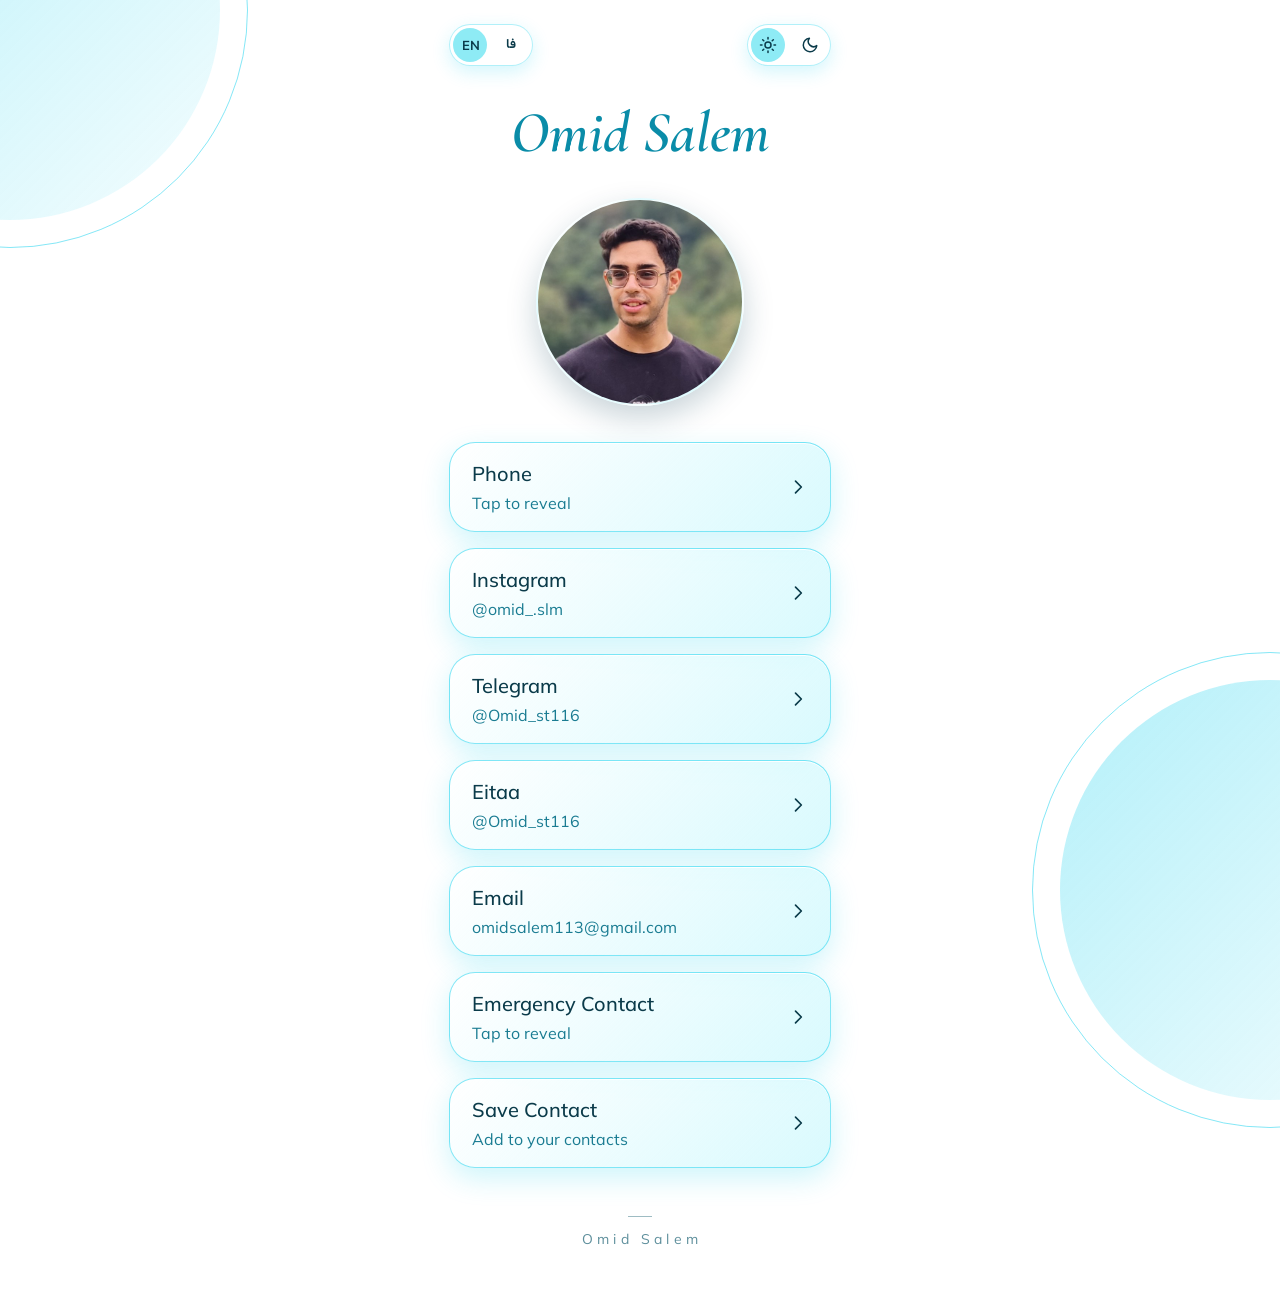
<file: index-3.html>
<!DOCTYPE html>
<html lang="en" dir="ltr" data-theme="dark">
<head>
  <meta charset="utf-8">
  <meta name="viewport" content="width=device-width, initial-scale=1, viewport-fit=cover">
  <title>Omid Salem</title>
  <meta name="description" content="Omid Salem, contact card">
  <meta name="theme-color" content="#030D10">
  <meta property="og:title" content="Omid Salem">
  <meta property="og:description" content="Contact card">
  <meta property="og:type" content="website">

  <!-- تم و زبان ذخیره‌شده‌ی بازدیدکننده را قبل از رندر اعمال می‌کنیم تا صفحه چشمک نزند -->
  <script>
    (function () {
      var root = document.documentElement;
      var theme = null, lang = null;
      try { theme = localStorage.getItem("theme"); lang = localStorage.getItem("lang"); } catch (e) {}
      if (theme !== "light" && theme !== "dark") {
        theme = window.matchMedia && matchMedia("(prefers-color-scheme: light)").matches ? "light" : "dark";
      }
      if (lang !== "fa" && lang !== "en") {
        lang = /^fa/i.test(navigator.language || "") ? "fa" : "en";
      }
      root.setAttribute("data-theme", theme);
      root.setAttribute("lang", lang);
      root.setAttribute("dir", lang === "fa" ? "rtl" : "ltr");
    })();
  </script>

  <link rel="preconnect" href="https://fonts.googleapis.com">
  <link rel="preconnect" href="https://fonts.gstatic.com" crossorigin>
  <link href="https://fonts.googleapis.com/css2?family=Cormorant+Garamond:ital,wght@1,600&family=Mulish:wght@400;500;600;700&family=Vazirmatn:wght@400;500;600;700&display=swap" rel="stylesheet">

  <style>
    :root {
      --font-name: "Cormorant Garamond", Georgia, serif;
      --font-name-fa: "Vazirmatn", Tahoma, system-ui, sans-serif;
      --font-en: "Mulish", "Vazirmatn", system-ui, -apple-system, "Segoe UI", Roboto, sans-serif;
      --font-fa: "Vazirmatn", "Mulish", Tahoma, system-ui, sans-serif;
    }

    :root[data-theme="light"] {
      color-scheme: light;
      --bg: #FFFFFF;
      --ink: #0B3B4A;
      --sub: #1A7C92;
      --name: #0A8CA8;
      --name-glow: none;
      --accent: #22D3EE;
      --on-accent: #04252C;
      --card-bg: linear-gradient(135deg, rgba(255,255,255,0.96) 0%, rgba(165,243,252,0.42) 100%);
      --card-border: rgba(34, 211, 238, 0.55);
      --card-shadow: 0 10px 28px rgba(34, 211, 238, 0.22), inset 0 1px 0 rgba(255,255,255,0.9);
      --card-shadow-hover: 0 14px 34px rgba(34, 211, 238, 0.34), inset 0 1px 0 rgba(255,255,255,0.9);
      --arc-fill: linear-gradient(135deg, rgba(34,211,238,0.34), rgba(34,211,238,0.05));
      --arc-line: rgba(34, 211, 238, 0.55);
      --arc-glow: none;
      --avatar-ring: transparent;
      --avatar-shadow: 0 12px 30px rgba(10, 60, 80, 0.22);
      --toggle-bg: rgba(255,255,255,0.9);
      --toggle-border: rgba(34, 211, 238, 0.35);
      --toggle-shadow: 0 6px 18px rgba(34, 211, 238, 0.2);
      --knob: #8EEBF5;
      --icon: #0B3B4A;
      --icon-active: #0B3B4A;
      --footer: #5E8F9C;
    }

    :root[data-theme="dark"] {
      color-scheme: dark;
      --bg: #030D10;
      --ink: #EAFBFF;
      --sub: #4FD3E4;
      --name: #22E3F5;
      --name-glow: 0 0 22px rgba(34, 227, 245, 0.45);
      --accent: #22E3F5;
      --on-accent: #04252C;
      --card-bg: linear-gradient(135deg, #07303A 0%, #052029 100%);
      --card-border: #15BFD6;
      --card-shadow: 0 0 22px rgba(21, 191, 214, 0.28);
      --card-shadow-hover: 0 0 30px rgba(34, 227, 245, 0.5);
      --arc-fill: transparent;
      --arc-line: rgba(34, 227, 245, 0.55);
      --arc-glow: 0 0 14px rgba(34, 227, 245, 0.35);
      --avatar-ring: #22E3F5;
      --avatar-shadow: 0 0 26px rgba(34, 227, 245, 0.4);
      --toggle-bg: #07242B;
      --toggle-border: rgba(34, 227, 245, 0.3);
      --toggle-shadow: none;
      --knob: #22E3F5;
      --icon: #EAFBFF;
      --icon-active: #04252C;
      --footer: #22E3F5;
    }

    * { box-sizing: border-box; }

    body {
      margin: 0;
      min-height: 100vh;
      min-height: 100dvh;
      background: var(--bg);
      color: var(--ink);
      font-family: var(--font-en);
      font-size: 16px;
      line-height: 1.5;
      -webkit-text-size-adjust: 100%;
      overflow-x: hidden;
    }
    html[lang="fa"] body { font-family: var(--font-fa); line-height: 1.7; }

    ::selection { background: var(--accent); color: var(--on-accent); }

    .sr-only {
      position: absolute;
      width: 1px;
      height: 1px;
      overflow: hidden;
      clip: rect(0 0 0 0);
      white-space: nowrap;
    }

    /* قوس‌های گوشه */
    .arc {
      position: fixed;
      width: 420px;
      height: 420px;
      pointer-events: none;
      z-index: 0;
    }
    .arc::before,
    .arc::after { content: ""; position: absolute; border-radius: 50%; }
    .arc::before { inset: 0; background: var(--arc-fill); }
    .arc::after  { inset: -28px; border: 1px solid var(--arc-line); box-shadow: var(--arc-glow); }
    .arc.tl { top: -200px; left: -200px; }
    .arc.br { bottom: -200px; right: -200px; }

    .page {
      position: relative;
      z-index: 1;
      width: min(100%, 430px);
      margin: 0 auto;
      padding: 24px 24px 40px;
      min-height: 100vh;
      min-height: 100dvh;
      display: flex;
      flex-direction: column;
    }

    /* سوییچ‌ها: زبان بالا چپ، تم بالا راست (در هر دو زبان، چپ و راست فیزیکی) */
    .toggle {
      position: absolute;
      top: 24px;
      width: 84px;
      height: 42px;
      padding: 0;
      border-radius: 999px;
      border: 1px solid var(--toggle-border);
      background: var(--toggle-bg);
      box-shadow: var(--toggle-shadow);
      cursor: pointer;
      color: var(--icon);
    }
    .toggle.lang  { left: 24px; }
    .toggle.theme { right: 24px; }

    .toggle .knob {
      position: absolute;
      top: 3px;
      left: 3px;
      width: 34px;
      height: 34px;
      border-radius: 50%;
      background: var(--knob);
      transition: transform 0.25s ease;
    }
    :root[data-theme="dark"] .toggle.theme .knob { transform: translateX(42px); }
    :root[lang="fa"] .toggle.lang .knob { transform: translateX(42px); }

    .toggle svg {
      position: absolute;
      top: 11px;
      width: 18px;
      height: 18px;
      fill: none;
      stroke: var(--icon);
      stroke-width: 2;
      stroke-linecap: round;
      stroke-linejoin: round;
    }
    .toggle .sun  { left: 11px; }
    .toggle .moon { right: 11px; }
    :root[data-theme="light"] .toggle .sun,
    :root[data-theme="dark"] .toggle .moon { stroke: var(--icon-active); }

    .toggle .lbl {
      position: absolute;
      top: 0;
      width: 42px;
      height: 100%;
      display: grid;
      place-items: center;
      font-size: 13px;
      font-weight: 700;
      line-height: 1;
      color: var(--icon);
    }
    .toggle .lbl.l { left: 0; font-family: var(--font-en); }
    .toggle .lbl.r { right: 0; font-family: var(--font-fa); }
    :root[lang="en"] .toggle .lbl.l,
    :root[lang="fa"] .toggle .lbl.r { color: var(--icon-active); }

    /* هدر */
    h1 {
      margin: 74px 0 0;
      text-align: center;
      font-family: var(--font-name);
      font-style: italic;
      font-weight: 600;
      font-size: clamp(44px, 13vw, 58px);
      line-height: 1.2;
      color: var(--name);
      text-shadow: var(--name-glow);
    }
    html[lang="fa"] h1 {
      font-family: var(--font-name-fa);
      font-style: normal;
      font-weight: 600;
      font-size: clamp(38px, 11.5vw, 50px);
      line-height: 1.5;
    }

    .avatar {
      width: 208px;
      height: 208px;
      margin: 30px auto 36px;
      border-radius: 50%;
      overflow: hidden;
      border: 2px solid var(--avatar-ring);
      box-shadow: var(--avatar-shadow);
      background: var(--card-bg);
      display: grid;
      place-items: center;
    }
    .avatar img { width: 100%; height: 100%; object-fit: cover; display: block; }
    .avatar.noimg img { display: none; }
    .avatar.noimg::after {
      content: attr(data-initials);
      font-family: var(--font-name);
      font-style: italic;
      font-weight: 600;
      font-size: 64px;
      color: var(--name);
    }

    /* ردیف‌ها */
    .list {
      display: flex;
      flex-direction: column;
      gap: 16px;
      margin: 0;
      padding: 0;
      list-style: none;
    }

    .item {
      display: flex;
      align-items: center;
      justify-content: space-between;
      gap: 16px;
      width: 100%;
      min-height: 84px;
      padding: 16px 22px;
      border-radius: 26px;
      border: 1px solid var(--card-border);
      background: var(--card-bg);
      box-shadow: var(--card-shadow);
      -webkit-backdrop-filter: blur(10px);
      backdrop-filter: blur(10px);
      color: var(--ink);
      font: inherit;
      text-align: start;
      text-decoration: none;
      cursor: pointer;
      transition: box-shadow 0.2s ease, transform 0.2s ease;
    }
    .item:hover { box-shadow: var(--card-shadow-hover); transform: translateY(-2px); }
    .item:active { transform: translateY(0); }

    .text { min-width: 0; }
    .title { display: block; font-size: 20px; font-weight: 500; }
    .sub {
      display: block;
      margin-top: 2px;
      font-size: 16px;
      color: var(--sub);
      overflow-wrap: anywhere;
    }
    .sub .line { display: block; }

    .chev {
      flex: none;
      width: 20px;
      height: 20px;
      fill: none;
      stroke: var(--ink);
      stroke-width: 2;
      stroke-linecap: round;
      stroke-linejoin: round;
      transition: transform 0.25s ease;
    }
    html[dir="rtl"] .chev { transform: scaleX(-1); }

    /* کارت‌های بازشونده (تلفن و تماس اضطراری) */
    .item.reveal {
      display: block;
      padding: 0;
      cursor: auto;
    }
    .reveal .head {
      display: flex;
      align-items: center;
      justify-content: space-between;
      gap: 16px;
      width: 100%;
      min-height: 84px;
      padding: 16px 22px;
      border: 0;
      border-radius: 26px;
      background: none;
      color: inherit;
      font: inherit;
      text-align: start;
      cursor: pointer;
    }
    .reveal.open .chev,
    html[dir="rtl"] .reveal.open .chev { transform: rotate(90deg); }

    .panel {
      display: grid;
      grid-template-rows: 0fr;
      transition: grid-template-rows 0.25s ease;
    }
    .reveal.open .panel { grid-template-rows: 1fr; }
    .panel-inner {
      min-height: 0;
      overflow: hidden;
      visibility: hidden;
      transition: visibility 0s linear 0.25s;
    }
    .reveal.open .panel-inner { visibility: visible; transition-delay: 0s; }

    .actions {
      display: flex;
      gap: 10px;
      padding: 2px 22px 20px;
    }
    .btn {
      flex: 1;
      display: grid;
      place-items: center;
      height: 46px;
      padding: 0 12px;
      border-radius: 16px;
      border: 1px solid var(--card-border);
      background: transparent;
      color: var(--ink);
      font: inherit;
      font-weight: 600;
      text-decoration: none;
      cursor: pointer;
      transition: filter 0.2s ease, border-color 0.2s ease;
    }
    .btn:hover { border-color: var(--accent); }
    .btn.primary {
      background: var(--accent);
      border-color: transparent;
      color: var(--on-accent);
    }
    .btn.primary:hover { filter: brightness(1.08); }

    a:focus-visible,
    button:focus-visible {
      outline: 2px solid var(--accent);
      outline-offset: 3px;
    }

    /* فوتر */
    footer {
      margin-top: auto;
      padding-top: 48px;
      text-align: center;
      color: var(--footer);
    }
    footer .dash {
      width: 24px;
      height: 1px;
      margin: 0 auto 12px;
      background: currentColor;
      opacity: 0.6;
    }
    footer .foot-name {
      font-size: 14px;
      letter-spacing: 0.3em;
      text-indent: 0.3em;
    }
    /* در حروف فارسی فاصله‌ی بین حروف اتصال را می‌شکند */
    html[lang="fa"] footer .foot-name { letter-spacing: 0; text-indent: 0; font-size: 15px; }

    @media (prefers-reduced-motion: reduce) {
      * { transition: none !important; }
    }
  </style>
</head>
<body>
  <div class="arc tl" aria-hidden="true"></div>
  <div class="arc br" aria-hidden="true"></div>

  <div class="page">
    <button class="toggle lang" id="langBtn" type="button">
      <span class="knob"></span>
      <span class="lbl l" aria-hidden="true">EN</span>
      <span class="lbl r" lang="fa" aria-hidden="true">فا</span>
    </button>

    <button class="toggle theme" id="themeBtn" type="button">
      <span class="knob"></span>
      <svg class="sun" viewBox="0 0 24 24" aria-hidden="true">
        <circle cx="12" cy="12" r="4"></circle>
        <path d="M12 2v2M12 20v2M4.93 4.93l1.41 1.41M17.66 17.66l1.41 1.41M2 12h2M20 12h2M4.93 19.07l1.41-1.41M17.66 6.34l1.41-1.41"></path>
      </svg>
      <svg class="moon" viewBox="0 0 24 24" aria-hidden="true">
        <path d="M21 12.8A9 9 0 1 1 11.2 3a7 7 0 0 0 9.8 9.8z"></path>
      </svg>
    </button>

    <main>
      <h1 id="name"></h1>
      <div class="avatar" id="avatar"><img id="photo" alt=""></div>
      <ul class="list" id="list"></ul>
    </main>

    <footer>
      <div class="dash" aria-hidden="true"></div>
      <div class="foot-name" id="foot"></div>
    </footer>
  </div>

  <div class="sr-only" id="status" role="status" aria-live="polite"></div>

  <script>
    /* ====== اطلاعات کارت: فقط همین دو بخش را ویرایش کن ====== */

    // ۱) اطلاعات مشترک بین دو زبان
    const CARD = {
      photo: "photo.jpg",
      phone: "09046870221",
      email: "omidsalem113@gmail.com",
      instagram: "omid_.slm",
      telegram: "Omid_st116",
      eitaa: "Omid_st116",
      emergencyPhone: "09132768702"
    };

    // ۲) متن‌ها به تفکیک زبان
    const TEXT = {
      en: {
        given: "Omid", family: "Salem", initials: "OS",
        emergencyName: "Alireza Salem (Father)",
        ui: {
          phone: "Phone", instagram: "Instagram", telegram: "Telegram", eitaa: "Eitaa",
          email: "Email", emergency: "Emergency Contact", save: "Save Contact",
          saveSub: "Add to your contacts", reveal: "Tap to reveal",
          call: "Call", copy: "Copy", copied: "Copied", copyFailed: "Copy failed",
          copiedSr: "Number copied", copyFailedSr: "Copy failed. Select the number and copy it manually.",
          themeLabel: "Switch between light and dark theme",
          langLabel: "Switch language to Persian"
        }
      },
      fa: {
        given: "امید", family: "سالم", initials: "اس",
        emergencyName: "علیرضا سالم (پدر)",
        ui: {
          phone: "تلفن", instagram: "اینستاگرام", telegram: "تلگرام", eitaa: "ایتا",
          email: "ایمیل", emergency: "تماس اضطراری", save: "ذخیره مخاطب",
          saveSub: "افزودن به مخاطبین", reveal: "برای نمایش لمس کنید",
          call: "تماس", copy: "کپی", copied: "کپی شد", copyFailed: "کپی نشد",
          copiedSr: "شماره کپی شد", copyFailedSr: "کپی نشد. شماره را انتخاب کنید و دستی کپی کنید.",
          themeLabel: "تغییر بین حالت روشن و تیره",
          langLabel: "تغییر زبان به انگلیسی"
        }
      }
    };
    /* ======================================================== */

    const root = document.documentElement;
    const $ = id => document.getElementById(id);
    let lang = root.getAttribute("lang") === "fa" ? "fa" : "en";
    let T = TEXT[lang];

    const CHEVRON = '<svg class="chev" viewBox="0 0 24 24" aria-hidden="true"><path d="M9 5l7 7-7 7"></path></svg>';
    const digits = s => s.replace(/\D/g, "");
    const intl = s => "+98" + digits(s).replace(/^0/, "");                     // 0904… → +98904…
    const pretty = s => digits(s).replace(/^(\d{4})(\d{3})(\d{4})$/, "$1 $2 $3");
    const fullName = () => T.given + " " + T.family;

    function say(msg) {
      const el = $("status");
      el.textContent = "";
      setTimeout(() => { el.textContent = msg; }, 50);
    }

    // مقدارهای لاتین (آیدی، ایمیل، شماره) در متن راست‌چین هم چپ‌به‌راست نمایش داده شوند
    function ltr(text) {
      const b = document.createElement("bdi");
      b.dir = "ltr";
      b.textContent = text;
      return b;
    }

    // ردیف ساده (لینک یا دکمه)
    function makeItem(opts) {
      const li = document.createElement("li");
      const el = document.createElement(opts.href ? "a" : "button");
      el.className = "item";
      if (opts.href) {
        el.href = opts.href;
        if (/^https?:/.test(opts.href)) { el.target = "_blank"; el.rel = "noopener noreferrer"; }
      } else {
        el.type = "button";
      }
      el.innerHTML = '<span class="text"><span class="title"></span><span class="sub"></span></span>' + CHEVRON;
      el.querySelector(".title").textContent = opts.title;
      const sub = el.querySelector(".sub");
      if (opts.value) sub.append(ltr(opts.value)); else sub.textContent = opts.sub;
      if (opts.onClick) el.addEventListener("click", opts.onClick);
      li.append(el);
      return li;
    }

    // کپی در کلیپ‌بورد (با راه‌حل جایگزین برای مرورگرهای قدیمی)
    async function copyText(text) {
      try {
        await navigator.clipboard.writeText(text);
        return true;
      } catch (e) { /* ادامه با روش جایگزین */ }
      try {
        const ta = document.createElement("textarea");
        ta.value = text;
        ta.setAttribute("readonly", "");
        ta.style.cssText = "position:fixed;opacity:0;top:0;left:0";
        document.body.append(ta);
        ta.select();
        const ok = document.execCommand("copy");
        ta.remove();
        return ok;
      } catch (e) {
        return false;
      }
    }

    // کارت بازشونده: لمس اول شماره و دکمه‌های Call و Copy را نشان می‌دهد
    function revealItem(opts) {
      const li = document.createElement("li");
      const box = document.createElement("div");
      box.className = "item reveal";

      const head = document.createElement("button");
      head.type = "button";
      head.className = "head";
      head.setAttribute("aria-expanded", "false");
      head.setAttribute("aria-controls", opts.id);
      head.innerHTML = '<span class="text"><span class="title"></span><span class="sub"></span></span>' + CHEVRON;
      head.querySelector(".title").textContent = opts.title;
      const sub = head.querySelector(".sub");
      sub.textContent = T.ui.reveal;

      const panel = document.createElement("div");
      panel.className = "panel";
      panel.id = opts.id;
      const inner = document.createElement("div");
      inner.className = "panel-inner";
      const actions = document.createElement("div");
      actions.className = "actions";

      const call = document.createElement("a");
      call.className = "btn primary";
      call.href = "tel:" + intl(opts.number);
      call.textContent = T.ui.call;

      const copy = document.createElement("button");
      copy.type = "button";
      copy.className = "btn";
      copy.textContent = T.ui.copy;

      let numEl = null;
      let timer;
      copy.addEventListener("click", async () => {
        const ok = await copyText(digits(opts.number));
        copy.textContent = ok ? T.ui.copied : T.ui.copyFailed;
        say(ok ? T.ui.copiedSr : T.ui.copyFailedSr);
        if (!ok && numEl) {                       // اگر کپی نشد، شماره را انتخاب می‌کنیم تا کاربر دستی کپی کند
          const r = document.createRange();
          r.selectNodeContents(numEl);
          const s = getSelection();
          s.removeAllRanges();
          s.addRange(r);
        }
        clearTimeout(timer);
        timer = setTimeout(() => { copy.textContent = T.ui.copy; }, 1800);
      });

      actions.append(call, copy);
      inner.append(actions);
      panel.append(inner);
      box.append(head, panel);

      head.addEventListener("click", () => {
        const open = box.classList.toggle("open");
        head.setAttribute("aria-expanded", String(open));
        sub.textContent = "";
        if (open) {
          if (opts.who) {
            const w = document.createElement("span");
            w.className = "line";
            w.textContent = opts.who;
            sub.append(w);
          }
          const n = document.createElement("span");
          n.className = "line";
          numEl = ltr(pretty(opts.number));
          n.append(numEl);
          sub.append(n);
        } else {
          sub.textContent = T.ui.reveal;
        }
      });

      li.append(box);
      return li;
    }

    // عکس برای فایل مخاطب: کوچک‌شده‌ی عکس صفحه (روی GitHub Pages کار می‌کند)
    function photoBase64() {
      try {
        const img = $("photo");
        if (!img.complete || !img.naturalWidth) return null;
        const c = document.createElement("canvas");
        c.width = c.height = 256;
        c.getContext("2d").drawImage(img, 0, 0, 256, 256);
        return c.toDataURL("image/jpeg", 0.85).split(",")[1];
      } catch (e) {
        return null;                              // اگر مرورگر اجازه نداد، مخاطب بدون عکس ذخیره می‌شود
      }
    }

    const esc = s => String(s).replace(/([,;\\])/g, "\\$1");
    function fold(line) {
      const out = [line.slice(0, 75)];
      for (let i = 75; i < line.length; i += 74) out.push(" " + line.slice(i, i + 74));
      return out.join("\r\n");
    }

    function buildVCard() {
      const lines = [
        "BEGIN:VCARD",
        "VERSION:3.0",
        "N:" + esc(T.family) + ";" + esc(T.given) + ";;;",
        "FN:" + esc(fullName()),
        "TEL;TYPE=CELL:" + intl(CARD.phone),
        "EMAIL;TYPE=INTERNET:" + CARD.email,
        "URL:https://instagram.com/" + CARD.instagram,
        "URL:https://t.me/" + CARD.telegram,
        "URL:https://eitaa.com/" + CARD.eitaa
      ];
      const photo = photoBase64();
      if (photo) lines.push(fold("PHOTO;ENCODING=b;TYPE=JPEG:" + photo));
      lines.push("END:VCARD");
      return lines.join("\r\n");
    }

    function saveContact() {
      const blob = new Blob([buildVCard()], { type: "text/vcard;charset=utf-8" });
      const url = URL.createObjectURL(blob);
      const a = document.createElement("a");
      a.href = url;
      a.download = "Omid-Salem.vcf";
      document.body.append(a);
      a.click();
      a.remove();
      setTimeout(() => URL.revokeObjectURL(url), 1000);
    }

    // رندر کل صفحه (هر بار که زبان عوض شود دوباره اجرا می‌شود)
    function render() {
      T = TEXT[lang];
      root.setAttribute("lang", lang);
      root.setAttribute("dir", lang === "fa" ? "rtl" : "ltr");
      document.title = fullName();
      $("name").textContent = fullName();
      $("foot").textContent = fullName();
      $("langBtn").setAttribute("aria-label", T.ui.langLabel);
      $("themeBtn").setAttribute("aria-label", T.ui.themeLabel);

      const avatar = $("avatar");
      avatar.dataset.initials = T.initials;
      $("photo").alt = fullName();

      const list = $("list");
      list.textContent = "";
      list.append(
        revealItem({ id: "p-phone", title: T.ui.phone, number: CARD.phone }),
        makeItem({ title: T.ui.instagram, value: "@" + CARD.instagram, href: "https://instagram.com/" + CARD.instagram }),
        makeItem({ title: T.ui.telegram,  value: "@" + CARD.telegram,  href: "https://t.me/" + CARD.telegram }),
        makeItem({ title: T.ui.eitaa,     value: "@" + CARD.eitaa,     href: "https://eitaa.com/" + CARD.eitaa }),
        makeItem({ title: T.ui.email,     value: CARD.email,           href: "mailto:" + CARD.email }),
        revealItem({ id: "p-emergency", title: T.ui.emergency, number: CARD.emergencyPhone, who: T.emergencyName }),
        makeItem({ title: T.ui.save, sub: T.ui.saveSub, onClick: saveContact })
      );
    }

    // عکس پروفایل
    const photoEl = $("photo");
    photoEl.addEventListener("error", () => $("avatar").classList.add("noimg"));
    photoEl.src = CARD.photo;

    // تغییر زبان (انتخاب کاربر برای دفعه‌ی بعد ذخیره می‌شود)
    $("langBtn").addEventListener("click", () => {
      lang = lang === "en" ? "fa" : "en";
      try { localStorage.setItem("lang", lang); } catch (e) {}
      render();
    });

    // تغییر تم (انتخاب کاربر برای دفعه‌ی بعد ذخیره می‌شود)
    const themeColor = document.querySelector('meta[name="theme-color"]');
    function applyTheme(t) {
      root.setAttribute("data-theme", t);
      $("themeBtn").setAttribute("aria-pressed", String(t === "dark"));
      themeColor.setAttribute("content", t === "dark" ? "#030D10" : "#FFFFFF");
    }
    applyTheme(root.getAttribute("data-theme"));
    $("themeBtn").addEventListener("click", () => {
      const next = root.getAttribute("data-theme") === "dark" ? "light" : "dark";
      applyTheme(next);
      try { localStorage.setItem("theme", next); } catch (e) {}
    });

    render();
  </script>
</body>
</html>
</file>
